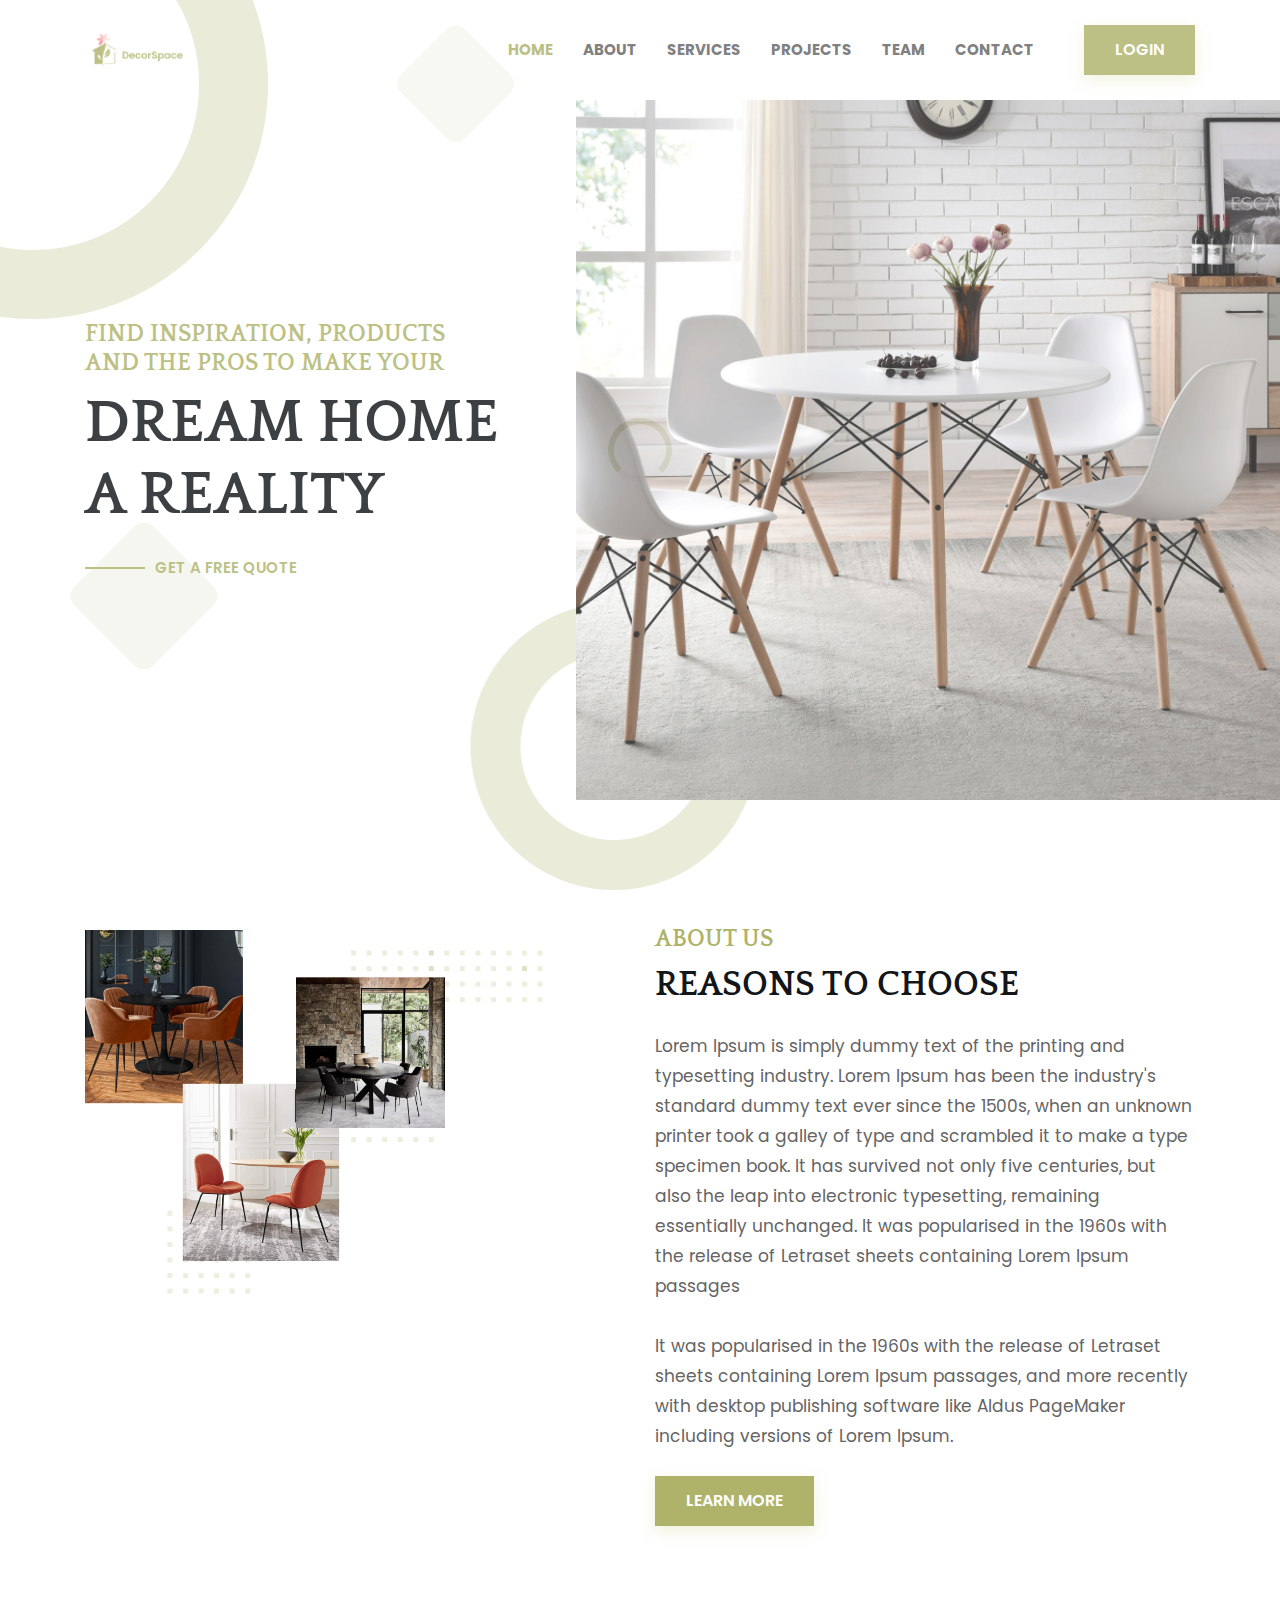
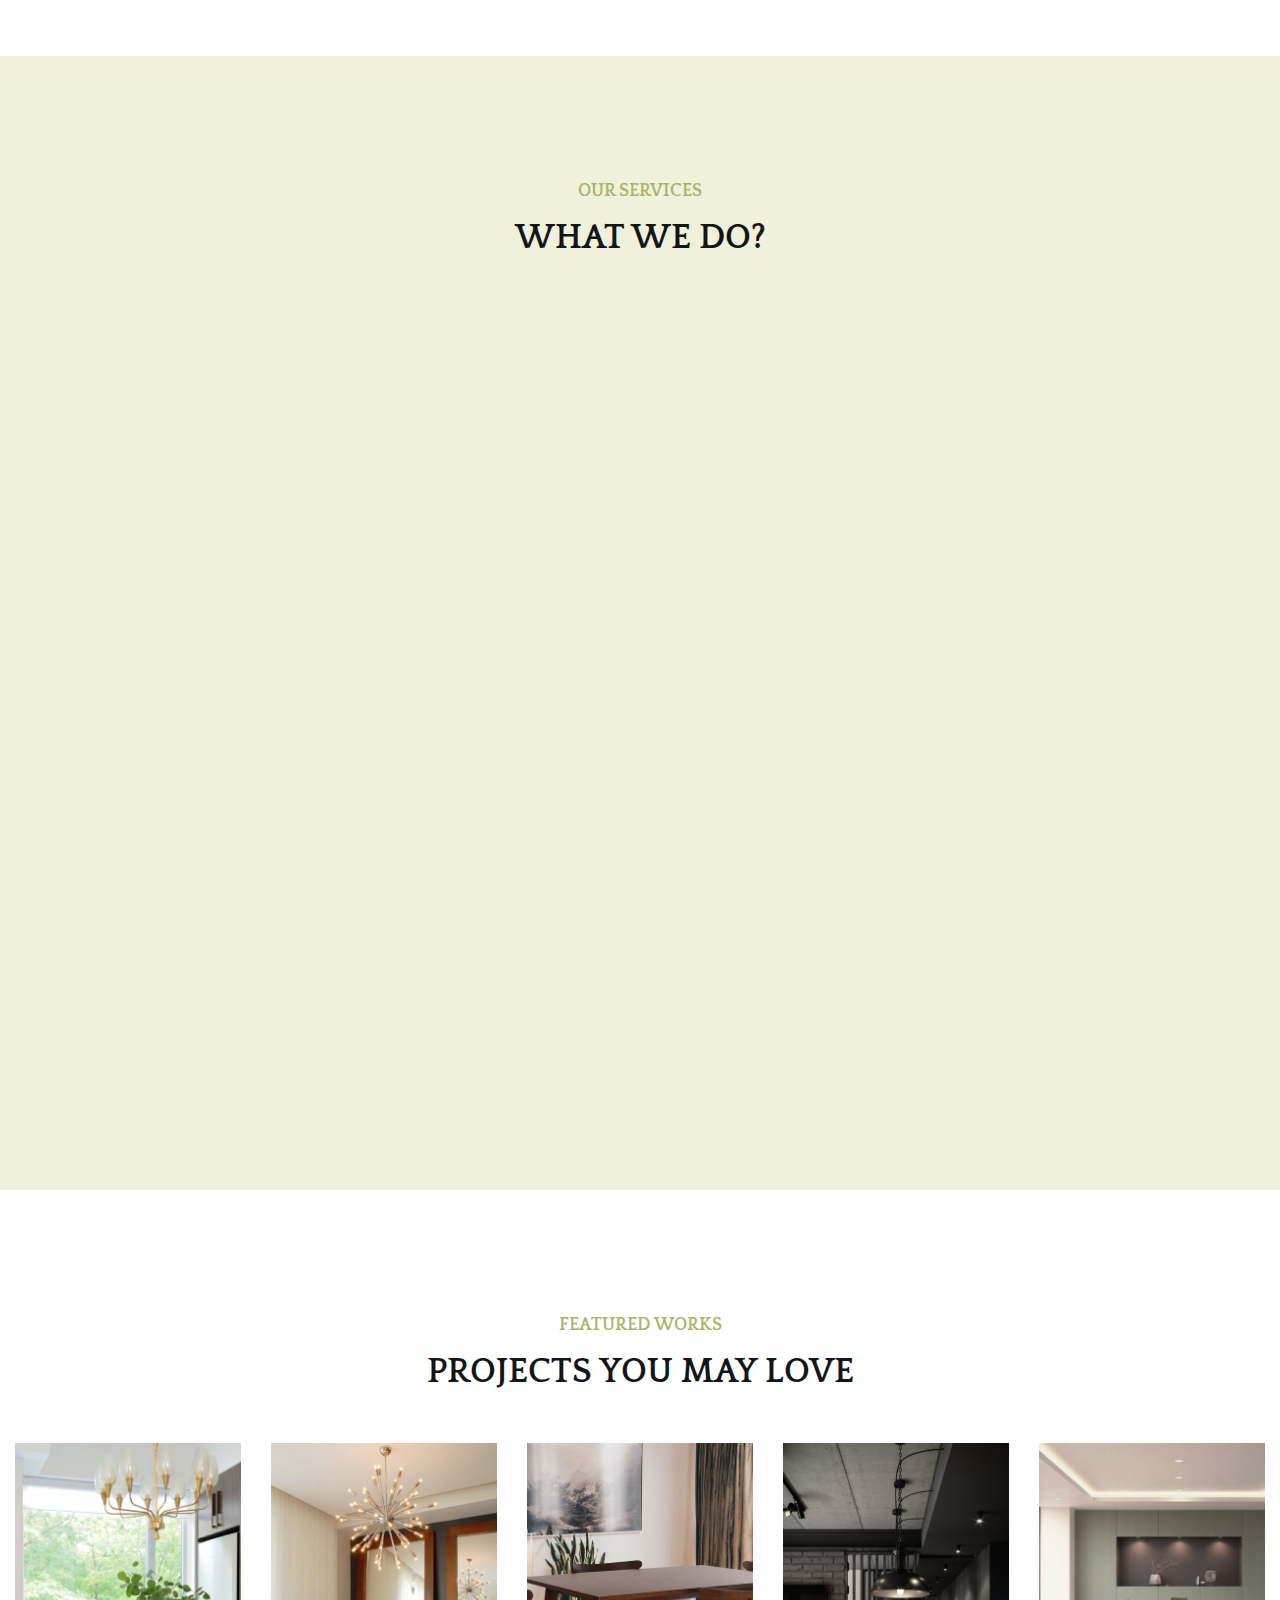
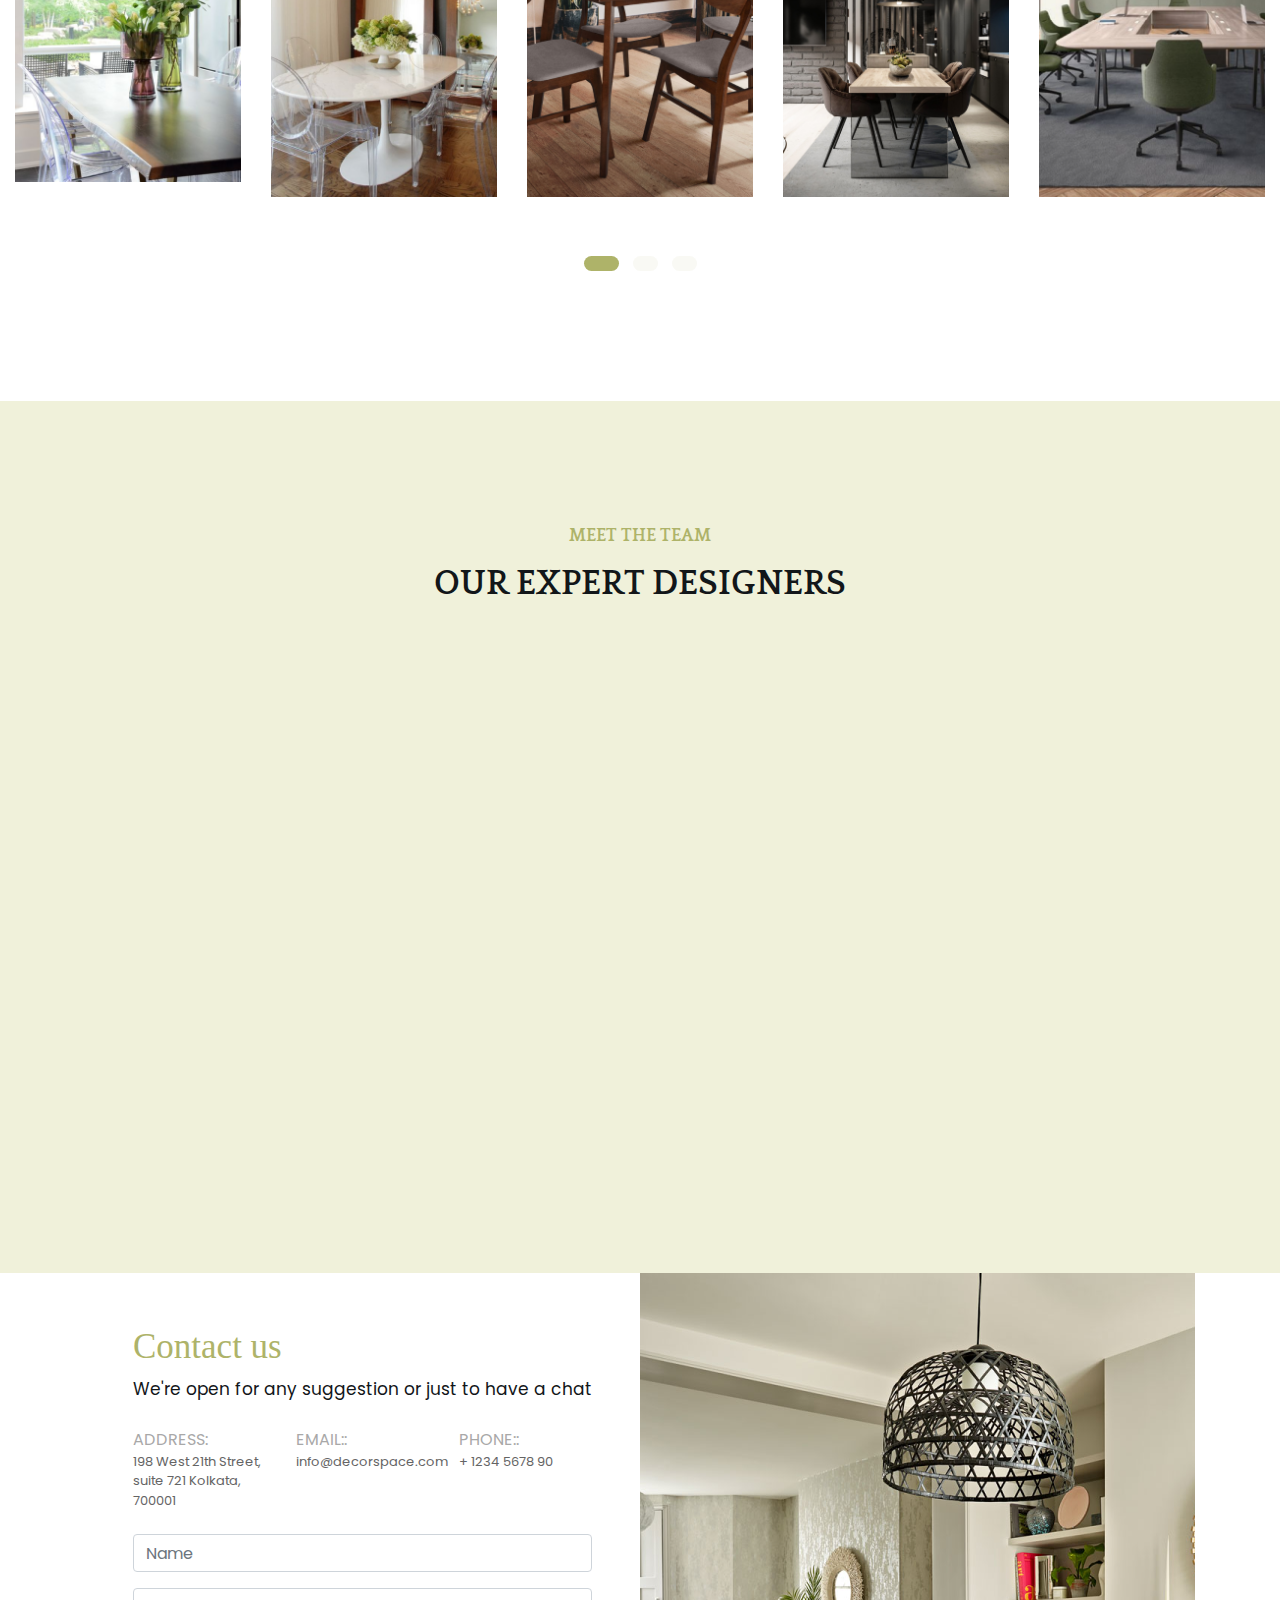
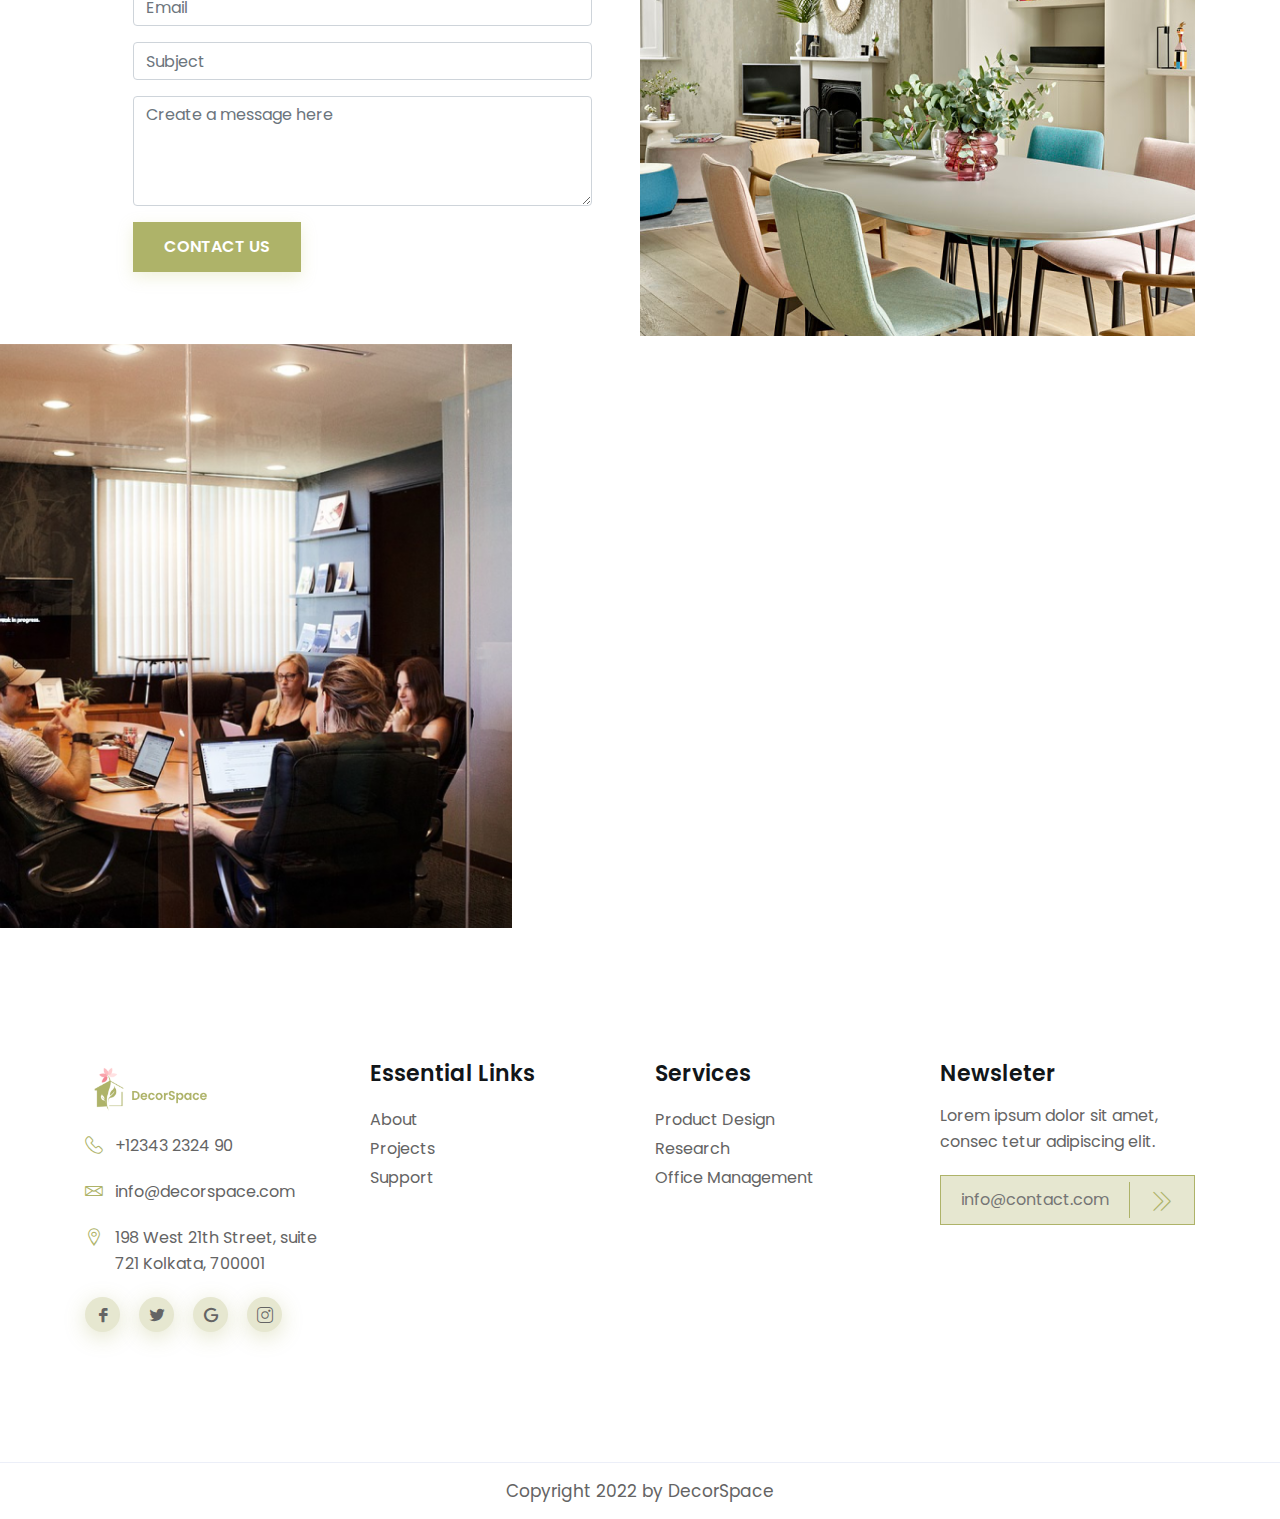
<file: index.html>
<!DOCTYPE html>
<html lang="en">

<head>

    <!--====== Required meta tags ======-->
    <meta charset="utf-8">
    <meta http-equiv="x-ua-compatible" content="ie=edge">
    <meta name="description" content="">
    <meta name="viewport" content="width=device-width, initial-scale=1, shrink-to-fit=no">

    <!--====== Title ======-->
    <title>Decorspace - Interior Design and Architecture</title>

    <!--====== Favicon Icon ======-->
    <link rel="shortcut icon" href="assets/images/favicon.png" type="image/png">

    <!--====== Bootstrap css ======-->
    <link rel="stylesheet" href="assets/css/bootstrap.min.css">

    <!--====== Fontawesome css ======-->
    <link rel="stylesheet" href="assets/css/font-awesome.min.css">

    <!--====== Line Icons css ======-->
    <link rel="stylesheet" href="assets/css/LineIcons.css">

    <!--====== Animate css ======-->
    <link rel="stylesheet" href="assets/css/animate.css">

    <!--====== Aos css ======-->
    <link rel="stylesheet" href="assets/css/aos.css">

    <!--====== Slick css ======-->
    <link rel="stylesheet" href="assets/css/slick.css">

    <!--====== Default css ======-->
    <link rel="stylesheet" href="assets/css/default.css">

    <!--====== Style css ======-->
    <link rel="stylesheet" href="assets/css/style.css">


</head>

<body>

    <!--====== PRELOADER PART START ======-->

    <div class="preloader">
        <div class="loader_34">
            <div class="ytp-spinner">
                <div class="ytp-spinner-container">
                    <div class="ytp-spinner-rotator">
                        <div class="ytp-spinner-left">
                            <div class="ytp-spinner-circle"></div>
                        </div>
                        <div class="ytp-spinner-right">
                            <div class="ytp-spinner-circle"></div>
                        </div>
                    </div>
                </div>
            </div>
        </div>
    </div>

    <!--====== PRELOADER ENDS START ======-->

    <!--====== HEADER PART START ======-->

    <header id="home" class="header-area pt-100">

        <div class="shape header-shape-one">
            <img src="assets/images/banner/shape/Ellipse 1.png" alt="shape">
        </div> <!-- header shape one -->

        <div class="shape header-shape-tow animation-one">
            <img src="assets/images/banner/shape/Rectangle 2.png" alt="shape">
        </div> <!-- header shape tow -->

        <div class="shape header-shape-three animation-one">
            <img src="assets/images/banner/shape/Rectangle 3.png" alt="shape">
        </div> <!-- header shape three -->

        <div class="shape header-shape-fore">
            <img src="assets/images/banner/shape/Ellipse 4.png" alt="shape">
        </div> <!-- header shape three -->

        <div class="navigation-bar">
            <div class="container">
                <div class="row">
                    <div class="col-lg-12">
                        <nav class="navbar navbar-expand-lg">
                            <a class="navbar-brand" href="#">
                                <img src="assets/images/logo.png" alt="Logo">
                            </a>
                            <button class="navbar-toggler" type="button" data-toggle="collapse" data-target="#navbarSupportedContent" aria-controls="navbarSupportedContent" aria-expanded="false" aria-label="Toggle navigation">
                                <span class="toggler-icon"></span>
                                <span class="toggler-icon"></span>
                                <span class="toggler-icon"></span>
                            </button>

                            <div class="collapse navbar-collapse" id="navbarSupportedContent">
                                <ul id="nav" class="navbar-nav ml-auto">
                                    <li class="nav-item active">
                                        <a class="page-scroll" href="#home">Home</a>
                                    </li>
                                    <li class="nav-item">
                                        <a class="page-scroll" href="#about">About</a>
                                    </li>
                                    <li class="nav-item">
                                        <a class="page-scroll" href="#service">Services</a>
                                    </li>
                                    <li class="nav-item">
                                        <a class="page-scroll" href="#project">Projects</a>
                                    </li>
                                    <li class="nav-item">
                                        <a class="page-scroll" href="#team">Team</a>
                                    </li>
                                    <li class="nav-item">
                                        <a class="page-scroll" href="#contact">Contact</a>
                                    </li>
                                </ul> <!-- navbar nav -->
                            </div>
                            <div class="navbar-btn ml-20 d-none d-sm-block">
                                <a class="main-btn" href="login.html">Login</a>
                            </div>
                        </nav> <!-- navbar -->
                    </div>
                </div> <!-- row -->
            </div> <!-- container -->
        </div> <!-- navigation bar -->

        <div class="header-banner d-flex align-items-center">
            <div class="container">
                <div class="row">
                    <div class="col-xl-8 col-lg-9 col-sm-10">
                        <div class="banner-content">
                            <h4 class="sub-title wow fadeInUp" data-wow-duration="1.5s" data-wow-delay="1s">Find inspiration, products<br> and the pros to make your </h4>
                            <h1 class="banner-title mt-10 wow fadeInUp" data-wow-duration="1.5s" data-wow-delay="2s">DREAM HOME<br> A REALITY</h1>
                            <a class="banner-contact mt-25 wow fadeInUp" data-wow-duration="1.5s" data-wow-delay="2.3s" href="#contact">Get a Free Quote</a>
                        </div> <!-- banner content -->
                    </div>
                </div> <!-- row -->
            </div> <!-- container -->
            <div class="banner-image bg_cover" style="background-image: url(assets/images/banner/Home.png)"></div>
        </div> <!-- header banner -->

    </header>

    <!--====== HEADER PART ENDS ======-->

    <!--====== ABOUT PART START ======-->

    <section id="about" class="about-area pt-80 pb-130">
        <div class="container">
            <div class="row">
                <div class="col-lg-6">
                    <div class="about-image mt-50 clearfix">
                        <div class="single-image float-left">
                            <img src="assets/images/about/About Us.png" alt="About">
                        </div> <!-- single image -->
                        <div data-aos="fade-right" class="about-btn">
                            <a class="main-btn" href="#"><span>10</span> Years Experience</a>
                        </div>
                    </div> <!-- about image -->
                </div>
                <div class="col-lg-6">
                    <div class="about-content mt-45">
                        <h4 class="about-welcome">About Us </h4>
                        <h3 class="about-title mt-10">Reasons to choose</h3>
                        <p class="mt-25">Lorem Ipsum is simply dummy text of the printing and typesetting industry. Lorem Ipsum has been the industry's standard dummy text ever since the 1500s, when an unknown printer took a galley of type and scrambled it to make a type specimen book. It has survived not only five centuries, but also the leap into electronic typesetting, remaining essentially unchanged. It was popularised in the 1960s with the release of Letraset sheets containing Lorem Ipsum passages
                            <br> <br>It was popularised in the 1960s with the release of Letraset sheets containing Lorem Ipsum passages, and more recently with desktop publishing software like Aldus PageMaker including versions of Lorem Ipsum.</p>
                        <a class="main-btn mt-25" href="#">learn more</a>
                    </div> <!-- about content -->
                </div>
            </div> <!-- row -->
        </div> <!-- container -->
    </section>

    <!--====== ABOUT PART ENDS ======-->

    <!--====== SERVICES PART START ======-->

    <section id="service" class="services-area pt-125 pb-130 gray-bg">
        <div class="container">
            <div class="row justify-content-center">
                <div class="col-lg-6">
                    <div class="section-title text-center pb-20">
                        <h5 class="sub-title mb-15">Our Services</h5>
                        <h2 class="title">What We Do?</h2>
                    </div> <!-- section title -->
                </div>
            </div> <!-- row -->
            <div class="row justify-content-center">
                <div class="col-lg-4 col-md-6 col-sm-8">
                    <div class="single-services text-center mt-30 wow fadeInUp" data-wow-duration="1.5s" data-wow-delay="0.4s">
                        <div class="services-icon">
                            <img src="assets/images/logo.png" alt="Logo">
                        </div>
                        <div class="services-content mt-15">
                            <h4 class="services-title">Decorspace</h4>
                            <p class="mt-20">Mauris aliquam, turpis sed mattis placerat, justo risus pellentesque quam, id finibus risus arcu eget neque.</p>
                        </div>
                    </div> <!-- single services -->
                </div>
                <div class="col-lg-4 col-md-6 col-sm-8">
                    <div class="single-services text-center mt-30 wow fadeInUp" data-wow-duration="1.5s" data-wow-delay="0.8s">
                        <div class="services-icon">
                            <i class="lni-blackboard"></i>
                        </div>
                        <div class="services-content mt-15">
                            <h4 class="services-title">Design Consultancy</h4>
                            <p class="mt-20">Mauris aliquam, turpis sed mattis placerat, justo risus pellentesque quam, id finibus risus arcu eget neque.</p>
                        </div>
                    </div> <!-- single services -->
                </div>
                <div class="col-lg-4 col-md-6 col-sm-8">
                    <div class="single-services text-center mt-30 wow fadeInUp" data-wow-duration="1.5s" data-wow-delay="1.2s">
                        <div class="services-icon">
                            <i class="lni-home"></i>
                        </div>
                        <div class="services-content mt-15">
                            <h4 class="services-title">Residential Design</h4>
                            <p class="mt-20">Mauris aliquam, turpis sed mattis placerat, justo risus pellentesque quam, id finibus risus arcu eget neque.</p>
                        </div>
                    </div> <!-- single services -->
                </div>
                <div class="col-lg-4 col-md-6 col-sm-8">
                    <div class="single-services text-center mt-30 wow fadeInUp" data-wow-duration="1.5s" data-wow-delay="0.4s">
                        <div class="services-icon">
                            <i class="lni-briefcase"></i>
                        </div>
                        <div class="services-content mt-15">
                            <h4 class="services-title">Commercial Design</h4>
                            <p class="mt-20">Mauris aliquam, turpis sed mattis placerat, justo risus pellentesque quam, id finibus risus arcu eget neque.</p>
                        </div>
                    </div> <!-- single services -->
                </div>
                <div class="col-lg-4 col-md-6 col-sm-8">
                    <div class="single-services text-center mt-30 wow fadeInUp" data-wow-duration="1.5s" data-wow-delay="0.8s">
                        <div class="services-icon">
                            <i class="lni-handshake"></i>
                        </div>
                        <div class="services-content mt-15">
                            <h4 class="services-title">Hospitality Design</h4>
                            <p class="mt-20">Mauris aliquam, turpis sed mattis placerat, justo risus pellentesque quam, id finibus risus arcu eget neque.</p>
                        </div>
                    </div> <!-- single services -->
                </div>
                <div class="col-lg-4 col-md-6 col-sm-8">
                    <div class="single-services text-center mt-30 wow fadeInUp" data-wow-duration="1.5s" data-wow-delay="1.2s">
                        <div class="services-icon">
                            <i class="lni-grow"></i>
                        </div>
                        <div class="services-content mt-15">
                            <h4 class="services-title">Co-working Space Design</h4>
                            <p class="mt-20">Mauris aliquam, turpis sed mattis placerat, justo risus pellentesque quam, id finibus risus arcu eget neque.</p>
                        </div>
                    </div> <!-- single services -->
                </div>
            </div> <!-- row -->
        </div> <!-- container -->
    </section>

    <!--====== SERVICES PART ENDS ======-->

    <!--====== PROJECT PART START ======-->

    <section id="project" class="project-area pt-125 pb-130">
        <div class="container">
            <div class="row justify-content-center">
                <div class="col-lg-6">
                    <div class="section-title text-center pb-50">
                        <h5 class="sub-title mb-15">Featured Works</h5>
                        <h2 class="title">Projects You May Love</h2>
                    </div> <!-- section title -->
                </div>
            </div> <!-- row -->
        </div>
        <div class="container-fluid">
            <div class="row project-active">
                <div class="col-lg-4">
                    <div class="single-project">
                        <div class="project-image">
                            <img src="assets/images/project/Project_1.png" alt="Project">
                        </div>
                        <div class="project-content">
                            <a class="project-title" href="#">Home Interior Design</a>
                        </div>
                    </div>
                </div>
                <div class="col-lg-4">
                    <div class="single-project">
                        <div class="project-image">
                            <img src="assets/images/project/Project_2.png" alt="Project">
                        </div>
                        <div class="project-content">
                            <a class="project-title" href="#">Home Interior Design</a>
                        </div>
                    </div>
                </div>
                <div class="col-lg-4">
                    <div class="single-project">
                        <div class="project-image">
                            <img src="assets/images/project/Project_3.png" alt="Project">
                        </div>
                        <div class="project-content">
                            <a class="project-title" href="#">Home Interior Design</a>
                        </div>
                    </div>
                </div>
                <div class="col-lg-4">
                    <div class="single-project">
                        <div class="project-image">
                            <img src="assets/images/project/Project_4.png" alt="Project">
                        </div>
                        <div class="project-content">
                            <a class="project-title" href="#">Home Interior Design</a>
                        </div>
                    </div>
                </div>
                <div class="col-lg-4">
                    <div class="single-project">
                        <div class="project-image">
                            <img src="assets/images/project/Project_5.png" alt="Project">
                        </div>
                        <div class="project-content">
                            <a class="project-title" href="#">Home Interior Design</a>
                        </div>
                    </div>
                </div>
                <div class="col-lg-4">
                    <div class="single-project">
                        <div class="project-image">
                            <img src="assets/images/project/Project_2.png" alt="Project">
                        </div>
                        <div class="project-content">
                            <a class="project-title" href="#">Home Interior Design</a>
                        </div>
                    </div>
                </div>
                <div class="col-lg-4">
                    <div class="single-project">
                        <div class="project-image">
                            <img src="assets/images/project/Project_4.png" alt="Project">
                        </div>
                        <div class="project-content">
                            <a class="project-title" href="#">Home Interior Design</a>
                        </div>
                    </div>
                </div>
            </div>
        </div>
    </section>

    <!--====== PROJECT PART ENDS ======-->

    <!--====== TEAM PART START ======-->

    <section id="team" class="team-area pt-125 pb-130 gray-bg">
        <div class="container">
            <div class="row justify-content-center">
                <div class="col-lg-6">
                    <div class="section-title text-center pb-20">
                        <h5 class="sub-title mb-15">Meet The Team</h5>
                        <h2 class="title">Our Expert Designers</h2>
                    </div> <!-- section title -->
                </div>
            </div> <!-- row -->
            <div class="row">
                <div class="col-lg-3 col-md-6 col-sm-6">
                    <div class="single-team text-center mt-30 wow fadeInUp" data-wow-duration="1.5s" data-wow-delay="0.4s">
                        <div class="team-image">
                            <img src="assets/images/team/TEAM_1.png" alt="Team">
                        </div>
                        <div class="team-content">
                            <h4 class="team-name"><a href="#">Daniel Larry</a></h4>
                            <span class="sub-title">CEO & Founder</span>
                            <ul class="social mt-25">
                                <li><a href="#"><i class="lni-facebook-filled"></i></a></li>
                                <li><a href="#"><i class="lni-twitter-original"></i></a></li>
                                <li><a href="#"><i class="lni-linkedin-original"></i></a></li>
                            </ul>
                        </div>
                    </div> <!-- single team -->
                </div>
                <div class="col-lg-3 col-md-6 col-sm-6">
                    <div class="single-team text-center mt-30 wow fadeInUp" data-wow-duration="1.5s" data-wow-delay="0.8s">
                        <div class="team-image">
                            <img src="assets/images/team/TEAM_2.png" alt="Team">
                        </div>
                        <div class="team-content">
                            <h4 class="team-name"><a href="#">Julie Jos</a></h4>
                            <span class="sub-title">Chief Designer</span>
                            <ul class="social mt-25">
                                <li><a href="#"><i class="lni-facebook-filled"></i></a></li>
                                <li><a href="#"><i class="lni-twitter-original"></i></a></li>
                                <li><a href="#"><i class="lni-linkedin-original"></i></a></li>
                            </ul>
                        </div>
                    </div> <!-- single team -->
                </div>
                <div class="col-lg-3 col-md-6 col-sm-6">
                    <div class="single-team text-center mt-30 wow fadeInUp" data-wow-duration="1.5s" data-wow-delay="1.2s">
                        <div class="team-image">
                            <img src="assets/images/team/TEAM_3.png" alt="Team">
                        </div>
                        <div class="team-content">
                            <h4 class="team-name"><a href="#">Mike root</a></h4>
                            <span class="sub-title">Consultant</span>
                            <ul class="social mt-25">
                                <li><a href="#"><i class="lni-facebook-filled"></i></a></li>
                                <li><a href="#"><i class="lni-twitter-original"></i></a></li>
                                <li><a href="#"><i class="lni-linkedin-original"></i></a></li>
                            </ul>
                        </div>
                    </div> <!-- single team -->
                </div>
                <div class="col-lg-3 col-md-6 col-sm-6">
                    <div class="single-team text-center mt-30 wow fadeInUp" data-wow-duration="1.5s" data-wow-delay="1.6s">
                        <div class="team-image">
                            <img src="assets/images/team/TEAM_4.png" alt="Team">
                        </div>
                        <div class="team-content">
                            <h4 class="team-name"><a href="#">Alie Watson</a></h4>
                            <span class="sub-title">Intern</span>
                            <ul class="social mt-25">
                                <li><a href="#"><i class="lni-facebook-filled"></i></a></li>
                                <li><a href="#"><i class="lni-twitter-original"></i></a></li>
                                <li><a href="#"><i class="lni-linkedin-original"></i></a></li>
                            </ul>
                        </div>
                    </div> <!-- single team -->
                </div>
            </div> <!-- row -->
        </div> <!-- container -->
    </section>

    <!--====== TEAM PART ENDS ======-->

    <!--====== CONTACT PART START ======-->
    <section class="ftco-section">
		<div class="container">
			<div class="row justify-content-center">
				<div class="col-md-12">
					<div class="wrapper">
						<div class="row no-gutters">
							<div class="col-lg-6">
								<div class="contact-wrap w-100 p-md-5 p-4">
									<div class="contact-section">Contact us</div>
									<p class="mb-4 contact-info">We're open for any suggestion or just to have a chat</p>
									<div id="form-message-warning" class="mb-4"></div> 
									<div class="row mb-4">
										<div class="col-md-4">
											<div class="dbox w-100 d-flex align-items-start">
						        		<div class="text">
							            <p ><div class="contact-title"><span>ADDRESS:</span></div><div class="contact-title-info">198 West 21th Street, suite 721 Kolkata, 700001</div></p>
							          </div>
						          </div>
										</div>
										<div class="col-md-4">
											<div class="dbox w-100 d-flex align-items-start">
						        		<div class="text">
							            <p><div class="contact-title"><span>EMAIL::</span></div><div class="contact-title-info">info@decorspace.com</div></p>
							          </div>
						          </div>
										</div>
										<div class="col-md-4">
											<div class="dbox w-100 d-flex align-items-start">
						        		<div class="text">
							            <p><div class="contact-title"><span>PHONE::</span></div><div class="contact-title-info">+ 1234 5678 90</div></p>
							          </div>
						          </div>
										</div>
									</div>
									<form method="POST" id="contactForm" name="contactForm" class="contactForm">
										<div class="row">
											<div class="col-md-12">
												<div class="form-group">
													<input type="text" class="form-control" name="name" id="name" placeholder="Name">
												</div>
											</div>
											<div class="col-md-12"> 
												<div class="form-group">
													<input type="email" class="form-control" name="email" id="email" placeholder="Email">
												</div>
											</div>
											<div class="col-md-12">
												<div class="form-group">
													<input type="text" class="form-control" name="subject" id="subject" placeholder="Subject">
												</div>
											</div>
											<div class="col-md-12">
												<div class="form-group">
													<textarea name="message" class="form-control" id="message" cols="30" rows="4" placeholder="Create a message here"></textarea>
												</div>
											</div>
											<div class="col-md-12">
												<div class="form-group">
													<input type="submit" value="CONTACT US" class="main-btn">
													<div class="submitting"></div>
												</div>
											</div>
										</div>
									</form>
	
								</div>
							</div>
							<div class="col-lg-6 d-flex align-items-stretch">
								<div class="info-wrap w-100 p-5 img" style="background-image: url(assets/images/contact\ us.png);">
			          </div>
							</div>
						</div>
					</div>
				</div>
			</div>
		</div>
	</section>
    <!--====== CONTACT PART ENDS ======-->

    <!--====== MAP PART START ======-->

    <section id="map" class="map-area">
        <div class="mapouter">
            <div class="gmap_canvas">
                <iframe id="gmap_canvas" src="https://www.google.com/maps/embed?pb=!1m18!1m12!1m3!1d471220.5630409112!2d88.04953608529773!3d22.675752093263746!2m3!1f0!2f0!3f0!3m2!1i1024!2i768!4f13.1!3m3!1m2!1s0x39f882db4908f667%3A0x43e330e68f6c2cbc!2sKolkata%2C%20West%20Bengal!5e0!3m2!1sen!2sin!4v1645695258955!5m2!1sen!2sin" width="600" height="450" style="border:0;" allowfullscreen="" loading="lazy"></iframe></div>
        </div>
        <div class="map-bg bg_cover d-none d-lg-block" style="background-image: url(assets/images/map/Map.png)"></div>
    </section>

    <!--====== MAP PART ENDS ======-->

    <!--====== FOOTER PART START ======-->

    <footer id="footer" class="footer-area">
        <div class="footer-widget pt-80 pb-130">
            <div class="container">
                <div class="row">
                    <div class="col-lg-3 col-md-4 col-sm-8">
                        <div class="footer-logo mt-50">
                            <a href="#">
                                <img src="assets/images/logo.png" alt="Logo">
                            </a>
                            <ul class="footer-info">
                                <li>
                                    <div class="single-info">
                                        <div class="info-icon">
                                            <i class="lni-phone-handset"></i>
                                        </div>
                                        <div class="info-content">
                                            <p>+12343 2324 90</p>
                                        </div>
                                    </div> <!-- single info -->
                                </li>
                                <li>
                                    <div class="single-info">
                                        <div class="info-icon">
                                            <i class="lni-envelope"></i>
                                        </div>
                                        <div class="info-content">
                                            <p>info@decorspace.com</p>                                            </p>
                                        </div>
                                    </div> <!-- single info -->
                                </li>
                                <li>
                                    <div class="single-info">
                                        <div class="info-icon">
                                            <i class="lni lni-map-marker"></i>
                                        </div>
                                        <div class="info-content">
                                            <p>198 West 21th Street, suite 721 Kolkata, 700001</p>
                                        </div>
                                    </div> <!-- single info -->
                                </li>
                            </ul>
                            <ul class="footer-social mt-20">
                                <li><a href="#"><i class="lni-facebook-filled"></i></a></li>
                                <li><a href="#"><i class="lni-twitter-original"></i></a></li>
                                <li><a href="#"><i class="lni-google"></i></a></li>
                                <li><a href="#"><i class="lni-instagram"></i></a></li>
                            </ul>
                        </div> <!-- footer logo -->
                    </div>
                    <div class="col-lg-3 col-md-4 col-sm-6">
                        <div class="footer-link mt-45">
                            <div class="f-title">
                                <h4 class="title">Essential Links</h4>
                            </div>
                            <ul class="mt-15">
                                <li><a href="#">About</a></li>
                                <li><a href="#">Projects</a></li>
                                <li><a href="#">Support</a></li>
                            </ul>
                        </div>
                    </div>
                    <div class="col-lg-3 col-md-4 col-sm-6">
                        <div class="footer-link mt-45">
                            <div class="f-title">
                                <h4 class="title">Services</h4>
                            </div>
                            <ul class="mt-15">
                                <li><a href="#">Product Design</a></li>
                                <li><a href="#">Research</a></li>
                                <li><a href="#">Office Management</a></li>
                            </ul>
                        </div>
                    </div>
                    <div class="col-lg-3 col-md-5 col-sm-8">
                        <div class="footer-newsleter mt-45">
                            <div class="f-title">
                                <h4 class="title">Newsleter</h4>
                            </div>
                            <p class="mt-15">Lorem ipsum dolor sit amet, consec tetur adipiscing elit.</p>
                            <form action="#">
                                <div class="newsleter mt-20">
                                    <input type="email" placeholder="info@contact.com">
                                    <button><i class="lni-angle-double-right"></i></button>
                                </div>
                            </form>
                        </div>
                    </div>
                </div> <!-- row -->
            </div> <!-- container -->
        </div> <!-- footer widget -->
        <div class="copyright-area">
            <div class="container">
                <div class="row">
                    <div class="col-lg-12">
                        <div class="copyright text-center">
                            <p>Copyright 2022 by DecorSpace</p>
                        </div> <!-- copyright -->
                    </div>
                </div> <!-- row -->
            </div> <!-- container -->
        </div> <!-- copyright-area -->
    </footer>

    <!--====== FOOTER PART ENDS ======-->

    <!--====== BACK TO TOP PART START ======-->

    <a href="#" class="back-to-top"><i class="lni-chevron-up"></i></a>

    <!--====== BACK TO TOP PART ENDS ======-->

    <!--====== jquery js ======-->
    <script src="assets/js/vendor/modernizr-3.6.0.min.js"></script>
    <script src="assets/js/vendor/jquery-1.12.4.min.js"></script>

    <!--====== Bootstrap js ======-->
    <script src="assets/js/bootstrap.min.js"></script>

    <!--====== WOW js ======-->
    <script src="assets/js/wow.min.js"></script>

    <!--====== Slick js ======-->
    <script src="assets/js/slick.min.js"></script>

    <!--====== Scrolling Nav js ======-->
    <script src="assets/js/scrolling-nav.js"></script>
    <script src="assets/js/jquery.easing.min.js"></script>

    <!--====== Aos js ======-->
    <script src="assets/js/aos.js"></script>


    <!--====== Main js ======-->
    <script src="assets/js/main.js"></script>

</body>

</html>
</file>
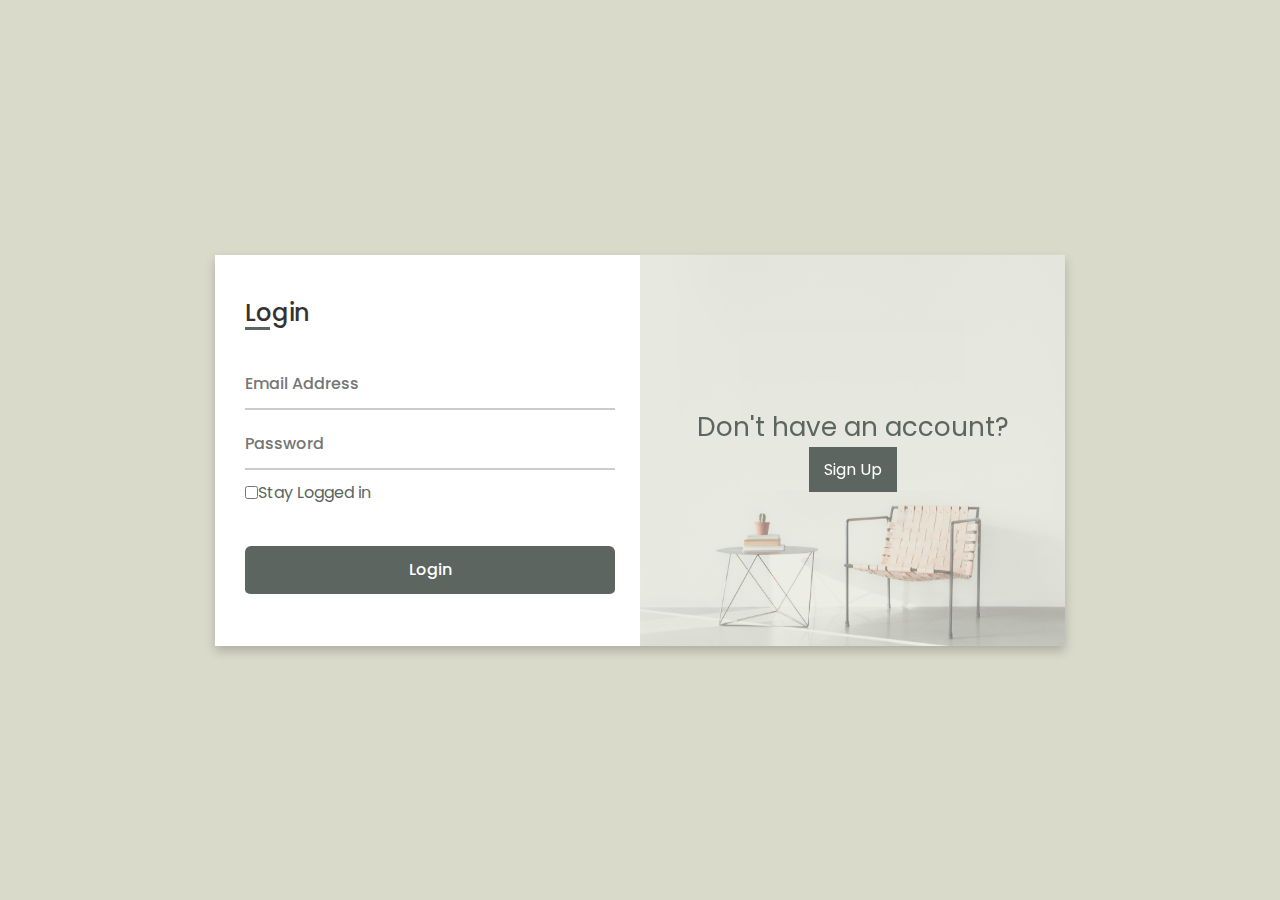
<file: login.html>
<!DOCTYPE html>

<html lang="en" dir="ltr">
  <head>
    <meta charset="UTF-8">

    <link rel="stylesheet" href="style_login.css">
    <!-- Fontawesome CDN Link -->
    <link rel="stylesheet" href="https://cdnjs.cloudflare.com/ajax/libs/font-awesome/5.15.3/css/all.min.css">
    <meta name="viewport" content="width=device-width, initial-scale=1.0">
   </head>
<body>
  <div class="container">
    <input type="checkbox" id="flip">
    <div class="cover">
      <div class="front">
        <img src="Login.png" alt="">
        <div class="text">
          <span class="text-1">Don't have an account?</span>
          <div class="input-box">
           <a href="signup.html"> <button class="signup"> Sign Up </button> </a>
          </div>
        </div>
      </div>
    </div>
    <div class="forms">
        <div class="form-content">
          <div class="login-form">
            <div class="title">Login</div>
          <form action="#">
            <div class="input-boxes">
              <div class="input-box">
                <input type="text" placeholder="Email Address" required>
              </div>
              <div class="input-box">
                <input type="password" placeholder="Password" required>
              </div>
              <label class="checkbox" for="mycheckboxid">
                <input class="checkbox_input" type="checkbox" name="mycheckboxname" id="mycheckboxid">
                <div class="check_box"></div>
                Stay Logged in
              </label>
              <div class="button input-box">
                <input type="submit" value="Login">
              </div>
            </div>
        </form>
      </div>
    </div>
    </div>
    </div>
  </div>
</body>
</html>
</file>
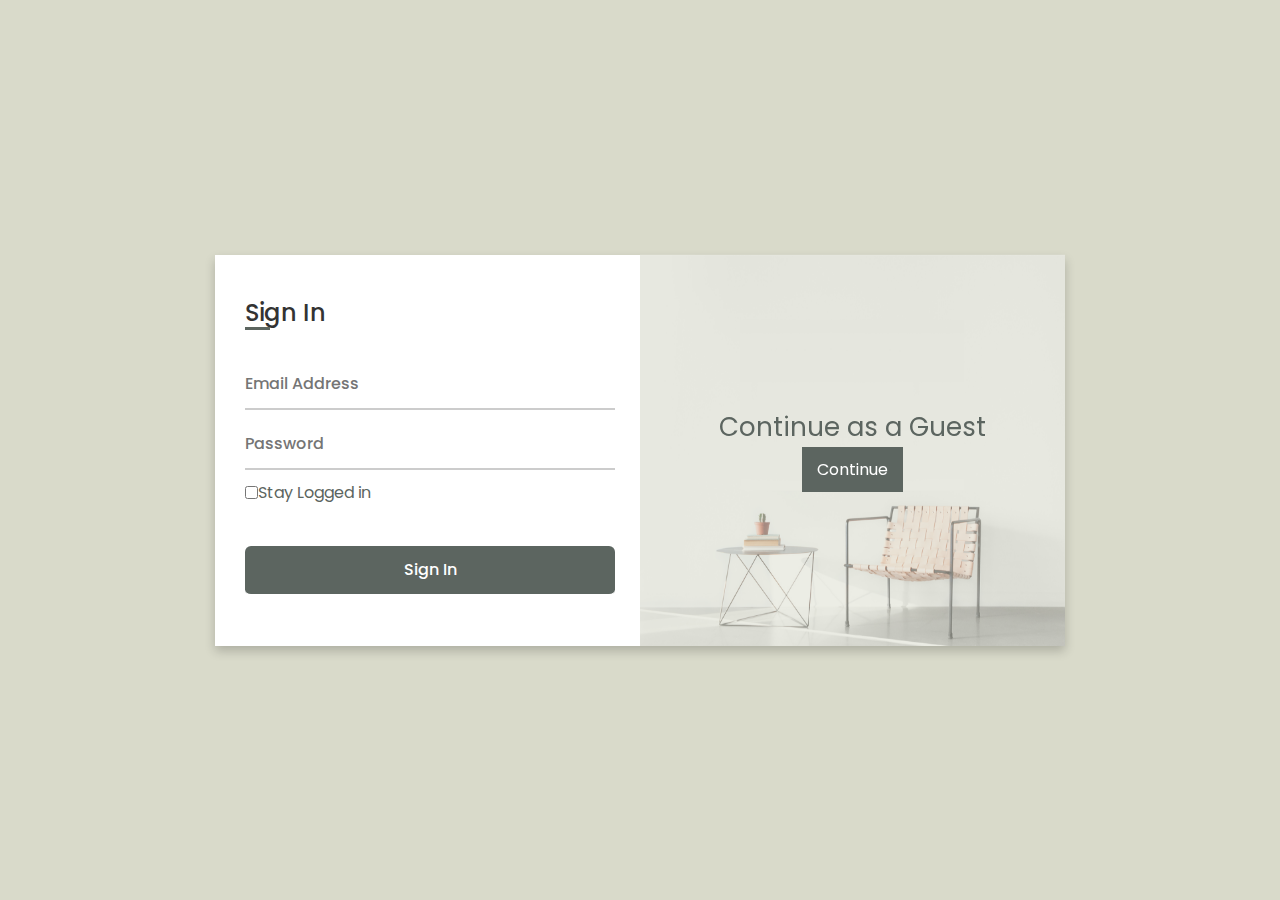
<file: signup.html>
<!DOCTYPE html>

<html lang="en" dir="ltr">
  <head>
    <meta charset="UTF-8">

    <link rel="stylesheet" href="style_login.css">
    <!-- Fontawesome CDN Link -->
    <link rel="stylesheet" href="https://cdnjs.cloudflare.com/ajax/libs/font-awesome/5.15.3/css/all.min.css">
    <meta name="viewport" content="width=device-width, initial-scale=1.0">
   </head>
<body>
  <div class="container">
    <input type="checkbox" id="flip">
    <div class="cover">
      <div class="front">
        <img src="Login.png" alt="">
        <div class="text">
          <span class="text-1">Continue as a Guest</span>
          <div class="input-box">
           <a href="index.html"> <button class="signup"> Continue </button> </a>
          </div>
        </div>
      </div>
    </div>
    <div class="forms">
        <div class="form-content">
          <div class="login-form">
            <div class="title">Sign In</div>
          <form action="#">
            <div class="input-boxes">
              <div class="input-box">
                <input type="text" placeholder="Email Address" required>
              </div>
              <div class="input-box">
                <input type="password" placeholder="Password" required>
              </div>
              <label class="checkbox" for="mycheckboxid">
                <input class="checkbox_input" type="checkbox" name="mycheckboxname" id="mycheckboxid">
                <div class="check_box"></div>
                Stay Logged in
              </label>
              <div class="button input-box">
                <input type="submit" value="Sign In">
              </div>
            </div>
        </form>
      </div>
    </div>
    </div>
    </div>
  </div>
</body>
</html>
</file>
<file: assets/css/default.css>
/* Deafult Margin & Padding */
/*-- Margin Top --*/
.mt-5 {
	margin-top: 5px;
}
.mt-10 {
	margin-top: 10px;
}
.mt-15 {
	margin-top: 15px;
}
.mt-20 {
	margin-top: 20px;
}
.mt-25 {
	margin-top: 25px;
}
.mt-30 {
	margin-top: 30px;
}
.mt-35 {
	margin-top: 35px;
}
.mt-40 {
	margin-top: 40px;
}
.mt-45 {
	margin-top: 45px;
}
.mt-50 {
	margin-top: 50px;
}
.mt-55 {
	margin-top: 55px;
}
.mt-60 {
	margin-top: 60px;
}
.mt-65 {
	margin-top: 65px;
}
.mt-70 {
	margin-top: 70px;
}
.mt-75 {
	margin-top: 75px;
}
.mt-80 {
	margin-top: 80px;
}
.mt-85 {
	margin-top: 85px;
}
.mt-90 {
	margin-top: 90px;
}
.mt-95 {
	margin-top: 95px;
}
.mt-100 {
	margin-top: 100px;
}
.mt-105 {
	margin-top: 105px;
}
.mt-110 {
	margin-top: 110px;
}
.mt-115 {
	margin-top: 115px;
}
.mt-120 {
	margin-top: 120px;
}
.mt-125 {
	margin-top: 125px;
}
.mt-130 {
	margin-top: 130px;
}
.mt-135 {
	margin-top: 135px;
}
.mt-140 {
	margin-top: 140px;
}
.mt-145 {
	margin-top: 145px;
}
.mt-150 {
	margin-top: 150px;
}
.mt-155 {
	margin-top: 155px;
}
.mt-160 {
	margin-top: 160px;
}
.mt-165 {
	margin-top: 165px;
}
.mt-170 {
	margin-top: 170px;
}
.mt-175 {
	margin-top: 175px;
}
.mt-180 {
	margin-top: 180px;
}
.mt-185 {
	margin-top: 185px;
}
.mt-190 {
	margin-top: 190px;
}
.mt-195 {
	margin-top: 195px;
}
.mt-200 {
	margin-top: 200px;
}
/*-- Margin Bottom --*/

.mb-5 {
	margin-bottom: 5px;
}
.mb-10 {
	margin-bottom: 10px;
}
.mb-15 {
	margin-bottom: 15px;
}
.mb-20 {
	margin-bottom: 20px;
}
.mb-25 {
	margin-bottom: 25px;
}
.mb-30 {
	margin-bottom: 30px;
}
.mb-35 {
	margin-bottom: 35px;
}
.mb-40 {
	margin-bottom: 40px;
}
.mb-45 {
	margin-bottom: 45px;
}
.mb-50 {
	margin-bottom: 50px;
}
.mb-55 {
	margin-bottom: 55px;
}
.mb-60 {
	margin-bottom: 60px;
}
.mb-65 {
	margin-bottom: 65px;
}
.mb-70 {
	margin-bottom: 70px;
}
.mb-75 {
	margin-bottom: 75px;
}
.mb-80 {
	margin-bottom: 80px;
}
.mb-85 {
	margin-bottom: 85px;
}
.mb-90 {
	margin-bottom: 90px;
}
.mb-95 {
	margin-bottom: 95px;
}
.mb-100 {
	margin-bottom: 100px;
}
.mb-105 {
	margin-bottom: 105px;
}
.mb-110 {
	margin-bottom: 110px;
}
.mb-115 {
	margin-bottom: 115px;
}
.mb-120 {
	margin-bottom: 120px;
}
.mb-125 {
	margin-bottom: 125px;
}
.mb-130 {
	margin-bottom: 130px;
}
.mb-135 {
	margin-bottom: 135px;
}
.mb-140 {
	margin-bottom: 140px;
}
.mb-145 {
	margin-bottom: 145px;
}
.mb-150 {
	margin-bottom: 150px;
}
.mb-155 {
	margin-bottom: 155px;
}
.mb-160 {
	margin-bottom: 160px;
}
.mb-165 {
	margin-bottom: 165px;
}
.mb-170 {
	margin-bottom: 170px;
}
.mb-175 {
	margin-bottom: 175px;
}
.mb-180 {
	margin-bottom: 180px;
}
.mb-185 {
	margin-bottom: 185px;
}
.mb-190 {
	margin-bottom: 190px;
}
.mb-195 {
	margin-bottom: 195px;
}
.mb-200 {
	margin-bottom: 200px;
}
/*-- margin left --*/
.ml-5 {
	margin-left: 5px;
}
.ml-10 {
	margin-left: 10px;
}
.ml-15 {
	margin-left: 15px;
}
.ml-20 {
	margin-left: 20px;
}
.ml-25 {
	margin-left: 25px;
}
.ml-30 {
	margin-left: 30px;
}
.ml-35 {
	margin-left: 35px;
}
.ml-40 {
	margin-left: 40px;
}
.ml-45 {
	margin-left: 45px;
}
.ml-50 {
	margin-left: 50px;
}
.ml-55 {
	margin-left: 55px;
}
.ml-60 {
	margin-left: 60px;
}
.ml-65 {
	margin-left: 65px;
}
.ml-70 {
	margin-left: 70px;
}
.ml-75 {
	margin-left: 75px;
}
.ml-80 {
	margin-left: 80px;
}
.ml-85 {
	margin-left: 85px;
}
.ml-90 {
	margin-left: 90px;
}
.ml-95 {
	margin-left: 95px;
}
.ml-100 {
	margin-left: 100px;
}
.ml-105 {
	margin-left: 105px;
}
.ml-110 {
	margin-left: 110px;
}
.ml-115 {
	margin-left: 115px;
}
.ml-120 {
	margin-left: 120px;
}
.ml-125 {
	margin-left: 125px;
}
.ml-130 {
	margin-left: 130px;
}
.ml-135 {
	margin-left: 135px;
}
.ml-140 {
	margin-left: 140px;
}
.ml-145 {
	margin-left: 145px;
}
.ml-150 {
	margin-left: 150px;
}
.ml-155 {
	margin-left: 155px;
}
.ml-160 {
	margin-left: 160px;
}
.ml-165 {
	margin-left: 165px;
}
.ml-170 {
	margin-left: 170px;
}
.ml-175 {
	margin-left: 175px;
}
.ml-180 {
	margin-left: 180px;
}
.ml-185 {
	margin-left: 185px;
}
.ml-190 {
	margin-left: 190px;
}
.ml-195 {
	margin-left: 195px;
}
.ml-200 {
	margin-left: 200px;
}
/*-- margin right --*/
.mr-5 {
	margin-right: 5px;
}
.mr-10 {
	margin-right: 10px;
}
.mr-15 {
	margin-right: 15px;
}
.mr-20 {
	margin-right: 20px;
}
.mr-25 {
	margin-right: 25px;
}
.mr-30 {
	margin-right: 30px;
}
.mr-35 {
	margin-right: 35px;
}
.mr-40 {
	margin-right: 40px;
}
.mr-45 {
	margin-right: 45px;
}
.mr-50 {
	margin-right: 50px;
}
.mr-55 {
	margin-right: 55px;
}
.mr-60 {
	margin-right: 60px;
}
.mr-65 {
	margin-right: 65px;
}
.mr-70 {
	margin-right: 70px;
}
.mr-75 {
	margin-right: 75px;
}
.mr-80 {
	margin-right: 80px;
}
.mr-85 {
	margin-right: 85px;
}
.mr-90 {
	margin-right: 90px;
}
.mr-95 {
	margin-right: 95px;
}
.mr-100 {
	margin-right: 100px;
}
.mr-105 {
	margin-right: 105px;
}
.mr-110 {
	margin-right: 110px;
}
.mr-115 {
	margin-right: 115px;
}
.mr-120 {
	margin-right: 120px;
}
.mr-125 {
	margin-right: 125px;
}
.mr-130 {
	margin-right: 130px;
}
.mr-135 {
	margin-right: 135px;
}
.mr-140 {
	margin-right: 140px;
}
.mr-145 {
	margin-right: 145px;
}
.mr-150 {
	margin-right: 150px;
}
.mr-155 {
	margin-right: 155px;
}
.mr-160 {
	margin-right: 160px;
}
.mr-165 {
	margin-right: 165px;
}
.mr-170 {
	margin-right: 170px;
}
.mr-175 {
	margin-right: 175px;
}
.mr-180 {
	margin-right: 180px;
}
.mr-185 {
	margin-right: 185px;
}
.mr-190 {
	margin-right: 190px;
}
.mr-195 {
	margin-right: 195px;
}
.mr-200 {
	margin-right: 200px;
}


/*-- Padding Top --*/

.pt-5 {
	padding-top: 5px;
}
.pt-10 {
	padding-top: 10px;
}
.pt-15 {
	padding-top: 15px;
}
.pt-20 {
	padding-top: 20px;
}
.pt-25 {
	padding-top: 25px;
}
.pt-30 {
	padding-top: 30px;
}
.pt-35 {
	padding-top: 35px;
}
.pt-40 {
	padding-top: 40px;
}
.pt-45 {
	padding-top: 45px;
}
.pt-50 {
	padding-top: 50px;
}
.pt-55 {
	padding-top: 55px;
}
.pt-60 {
	padding-top: 60px;
}
.pt-65 {
	padding-top: 65px;
}
.pt-70 {
	padding-top: 70px;
}
.pt-75 {
	padding-top: 75px;
}
.pt-80 {
	padding-top: 80px;
}
.pt-85 {
	padding-top: 85px;
}
.pt-90 {
	padding-top: 90px;
}
.pt-95 {
	padding-top: 95px;
}
.pt-100 {
	padding-top: 100px;
}
.pt-105 {
	padding-top: 105px;
}
.pt-110 {
	padding-top: 110px;
}
.pt-115 {
	padding-top: 115px;
}
.pt-120 {
	padding-top: 120px;
}
.pt-125 {
	padding-top: 125px;
}
.pt-130 {
	padding-top: 130px;
}
.pt-135 {
	padding-top: 135px;
}
.pt-140 {
	padding-top: 140px;
}
.pt-145 {
	padding-top: 145px;
}
.pt-150 {
	padding-top: 150px;
}
.pt-155 {
	padding-top: 155px;
}
.pt-160 {
	padding-top: 160px;
}
.pt-165 {
	padding-top: 165px;
}
.pt-170 {
	padding-top: 170px;
}
.pt-175 {
	padding-top: 175px;
}
.pt-180 {
	padding-top: 180px;
}
.pt-185 {
	padding-top: 185px;
}
.pt-190 {
	padding-top: 190px;
}
.pt-195 {
	padding-top: 195px;
}
.pt-200 {
	padding-top: 200px;
}
/*-- Padding Bottom --*/

.pb-5 {
	padding-bottom: 5px;
}
.pb-10 {
	padding-bottom: 10px;
}
.pb-15 {
	padding-bottom: 15px;
}
.pb-20 {
	padding-bottom: 20px;
}
.pb-25 {
	padding-bottom: 25px;
}
.pb-30 {
	padding-bottom: 30px;
}
.pb-35 {
	padding-bottom: 35px;
}
.pb-40 {
	padding-bottom: 40px;
}
.pb-45 {
	padding-bottom: 45px;
}
.pb-50 {
	padding-bottom: 50px;
}
.pb-55 {
	padding-bottom: 55px;
}
.pb-60 {
	padding-bottom: 60px;
}
.pb-65 {
	padding-bottom: 65px;
}
.pb-70 {
	padding-bottom: 70px;
}
.pb-75 {
	padding-bottom: 75px;
}
.pb-80 {
	padding-bottom: 80px;
}
.pb-85 {
	padding-bottom: 85px;
}
.pb-90 {
	padding-bottom: 90px;
}
.pb-95 {
	padding-bottom: 95px;
}
.pb-100 {
	padding-bottom: 100px;
}
.pb-105 {
	padding-bottom: 105px;
}
.pb-110 {
	padding-bottom: 110px;
}
.pb-115 {
	padding-bottom: 115px;
}
.pb-120 {
	padding-bottom: 120px;
}
.pb-125 {
	padding-bottom: 125px;
}
.pb-130 {
	padding-bottom: 130px;
}
.pb-135 {
	padding-bottom: 135px;
}
.pb-140 {
	padding-bottom: 140px;
}
.pb-145 {
	padding-bottom: 145px;
}
.pb-150 {
	padding-bottom: 150px;
}
.pb-155 {
	padding-bottom: 155px;
}
.pb-160 {
	padding-bottom: 160px;
}
.pb-165 {
	padding-bottom: 165px;
}
.pb-170 {
	padding-bottom: 170px;
}
.pb-175 {
	padding-bottom: 175px;
}
.pb-180 {
	padding-bottom: 180px;
}
.pb-185 {
	padding-bottom: 185px;
}
.pb-190 {
	padding-bottom: 190px;
}
.pb-195 {
	padding-bottom: 195px;
}
.pb-200 {
	padding-bottom: 200px;
}

/*-- Padding left --*/

.pl-0 {
	padding-left: 0px;
}
.pl-5 {
	padding-left: 5px;
}
.pl-10 {
	padding-left: 10px;
}
.pl-15 {
	padding-left: 15px;
}
.pl-20 {
	padding-left: 20px;
}
.pl-25 {
	padding-left: 25px;
}
.pl-30 {
	padding-left: 30px;
}
.pl-35 {
	padding-left: 35px;
}
.pl-40 {
	padding-left: 40px;
}
.pl-45 {
	padding-left: 45px;
}
.pl-50 {
	padding-left: 50px;
}
.pl-55 {
	padding-left: 55px;
}
.pl-60 {
	padding-left: 60px;
}
.pl-65 {
	padding-left: 65px;
}
.pl-70 {
	padding-left: 70px;
}
.pl-75 {
	padding-left: 75px;
}
.pl-80 {
	padding-left: 80px;
}
.pl-85 {
	padding-left: 85px;
}
.pl-90 {
	padding-left: 90px;
}
.pl-100 {
	padding-left: 100px;
}
.pl-105 {
	padding-left: 105px;
}
.pl-110 {
	padding-left: 110px;
}
.pl-115 {
	padding-left: 115px;
}
.pl-120 {
	padding-left: 120px;
}
.pl-125 {
	padding-left: 125px;
}
/*-- Padding right --*/

.pr-0 {
	padding-right: 0px;
}
.pr-5 {
	padding-right: 5px;
}
.pr-10 {
	padding-right: 10px;
}
.pr-15 {
	padding-right: 15px;
}
.pr-20 {
	padding-right: 20px;
}
.pr-25 {
	padding-right: 25px;
}
.pr-30 {
	padding-right: 30px;
}
.pr-35 {
	padding-right: 35px;
}
.pr-40 {
	padding-right: 40px;
}
.pr-45 {
	padding-right: 45px;
}
.pr-50 {
	padding-right: 50px;
}
.pr-55 {
	padding-right: 55px;
}
.pr-60 {
	padding-right: 60px;
}
.pr-65 {
	padding-right: 65px;
}
.pr-70 {
	padding-right: 70px;
}
.pr-75 {
	padding-right: 75px;
}
.pr-80 {
	padding-right: 80px;
}
.pr-85 {
	padding-right: 85px;
}
.pr-90 {
	padding-right: 90px;
}
.pr-95 {
	padding-right: 95px;
}
.pr-100 {
	padding-right: 100px;
}
.pr-105 {
	padding-right: 105px;
}
/* Background Color */

.gray-bg {
	background: rgba(196, 201, 106, 0.25);
}
.white-bg {
	background: #fff;
}
.black-bg {
	background: #222;
}
/* Color */

.white {
	color: #fff;
}
.black {
	color: #222;
}
/* black overlay */

[data-overlay] {
	position: relative;
}
[data-overlay]::before {
	background: #000 none repeat scroll 0 0;
	content: "";
	height: 100%;
	left: 0;
	position: absolute;
	top: 0;
	width: 100%;
	z-index: 1;
}
[data-overlay="3"]::before {
	opacity: 0.3;
}
[data-overlay="4"]::before {
	opacity: 0.4;
}
[data-overlay="5"]::before {
	opacity: 0.5;
}
[data-overlay="6"]::before {
	opacity: 0.6;
}
[data-overlay="7"]::before {
	opacity: 0.7;
}
[data-overlay="8"]::before {
	opacity: 0.8;
}
[data-overlay="9"]::before {
	opacity: 0.9;
}
</file>
<file: assets/css/style.css>
/*===========================
    1. COMMON css 
===========================*/
@import url("https://fonts.googleapis.com/css?family=Poppins:300,400,500,600,700|Quattrocento:400,700");
body {
  font-family: 'Poppins', sans-serif;
  font-weight: normal;
  font-style: normal;
  color: #646464; }

* {
  margin: 0;
  padding: 0;
  -webkit-box-sizing: border-box;
  -moz-box-sizing: border-box;
  box-sizing: border-box; }

img {
  max-width: 100%; }

a:focus,
input:focus,
textarea:focus,
button:focus {
  text-decoration: none;
  outline: none; }

a:focus,
a:hover {
  text-decoration: none; }

i,
span,
a {
  display: inline-block; }

h1,
h2,
h3,
h4,
h5,
h6 {
  font-family: 'Quattrocento', serif;
  font-weight: 700;
  color: #121619;
  margin: 0px; }

h1 {
  font-size: 60px; }

h2 {
  font-size: 36px; }

h3 {
  font-size: 28px; }

h4 {
  font-size: 22px; }

h5 {
  font-size: 18px; }

h6 {
  font-size: 16px; }

ul, ol {
  margin: 0px;
  padding: 0px;
  list-style-type: none; }

p {
  font-size: 17px;
  font-weight: 400;
  line-height: 30px;
  color: #646464;
  margin: 0px; }
  @media (max-width: 767px) {
    p {
      font-size: 16px; } }

.bg_cover {
  background-position: center center;
  background-size: cover;
  background-repeat: no-repeat;
  width: 100%;
  height: 100%; }

/*===== All Button Style =====*/
.main-btn {
  display: inline-block;
  font-weight: 600;
  text-align: center;
  white-space: nowrap;
  vertical-align: middle;
  -webkit-user-select: none;
  -moz-user-select: none;
  -ms-user-select: none;
  user-select: none;
  border: 1px solid #AEB369;
  padding: 0 30px;
  font-size: 16px;
  line-height: 48px;
  color: #fff;
  cursor: pointer;
  z-index: 5;
  -webkit-transition: all 0.4s ease-out 0s;
  -moz-transition: all 0.4s ease-out 0s;
  -ms-transition: all 0.4s ease-out 0s;
  -o-transition: all 0.4s ease-out 0s;
  transition: all 0.4s ease-out 0s;
  background-color: #AEB369;
  -webkit-box-shadow: 0px 5px 16px 0px rgba(196, 201, 106, 0.25);
  -moz-box-shadow: 0px 5px 16px 0px rgba(196, 201, 106, 0.25);
  box-shadow: 0px 5px 16px 0px rgba(196, 201, 106, 0.25);
  font-family: 'Poppins', sans-serif;
  text-transform: uppercase; }
  .main-btn i {
    margin-right: 5px; }
  .main-btn:hover {
    background-color: #fff;
    color: #AEB369;
    border-color: #AEB369; }
  .main-btn.main-btn-2 {
    background-color: #fff;
    color: #AEB369;
    border-color: #AEB369; }
    .main-btn.main-btn-2:hover {
      background-color: #AEB369;
      border-color: #AEB369;
      color: #fff; }

/*===== All Section Title Style =====*/
.section-title .sub-title {
  font-size: 18px;
  color: #AEB369;
  text-transform: uppercase; }
  @media (max-width: 767px) {
    .section-title .sub-title {
      font-size: 16px; } }

.section-title .title {
  font-size: 35px;
  text-transform: uppercase; }
  @media (max-width: 767px) {
    .section-title .title {
      font-size: 24px; } }

/*===== All Animation Title Style =====*/
.animation-one {
  -webkit-animation: rotate 15s linear infinite;
  -moz-animation: rotate 15s linear infinite;
  -o-animation: rotate 15s linear infinite;
  animation: rotate 15s linear infinite; }

@keyframes rotate {
  0% {
    -webkit-transform: rotate(0deg);
    -moz-transform: rotate(0deg);
    -ms-transform: rotate(0deg);
    -o-transform: rotate(0deg);
    transform: rotate(0deg); }
  100% {
    -webkit-transform: rotate(360deg);
    -moz-transform: rotate(360deg);
    -ms-transform: rotate(360deg);
    -o-transform: rotate(360deg);
    transform: rotate(360deg); } }

/*===== All Preloader Style =====*/
.preloader {
  /* Body Overlay */
  position: fixed;
  top: 0;
  left: 0;
  display: table;
  height: 100%;
  width: 100%;
  /* Change Background Color */
  background: #fff;
  z-index: 99999; }
  .preloader .loader_34 {
    display: table-cell;
    vertical-align: middle;
    text-align: center; }
    .preloader .loader_34 .ytp-spinner {
      position: absolute;
      left: 50%;
      top: 50%;
      width: 64px;
      margin-left: -32px;
      z-index: 18;
      pointer-events: none; }
      .preloader .loader_34 .ytp-spinner .ytp-spinner-container {
        pointer-events: none;
        position: absolute;
        width: 100%;
        padding-bottom: 100%;
        top: 50%;
        left: 50%;
        margin-top: -50%;
        margin-left: -50%;
        -webkit-animation: ytp-spinner-linspin 1568.23529647ms linear infinite;
        -moz-animation: ytp-spinner-linspin 1568.23529647ms linear infinite;
        -o-animation: ytp-spinner-linspin 1568.23529647ms linear infinite;
        animation: ytp-spinner-linspin 1568.23529647ms linear infinite; }
        .preloader .loader_34 .ytp-spinner .ytp-spinner-container .ytp-spinner-rotator {
          position: absolute;
          width: 100%;
          height: 100%;
          -webkit-animation: ytp-spinner-easespin 5332ms cubic-bezier(0.4, 0, 0.2, 1) infinite both;
          -moz-animation: ytp-spinner-easespin 5332ms cubic-bezier(0.4, 0, 0.2, 1) infinite both;
          -o-animation: ytp-spinner-easespin 5332ms cubic-bezier(0.4, 0, 0.2, 1) infinite both;
          animation: ytp-spinner-easespin 5332ms cubic-bezier(0.4, 0, 0.2, 1) infinite both; }
          .preloader .loader_34 .ytp-spinner .ytp-spinner-container .ytp-spinner-rotator .ytp-spinner-left {
            position: absolute;
            top: 0;
            left: 0;
            bottom: 0;
            overflow: hidden;
            right: 50%; }
          .preloader .loader_34 .ytp-spinner .ytp-spinner-container .ytp-spinner-rotator .ytp-spinner-right {
            position: absolute;
            top: 0;
            right: 0;
            bottom: 0;
            overflow: hidden;
            left: 50%; }
    .preloader .loader_34 .ytp-spinner-circle {
      box-sizing: border-box;
      position: absolute;
      width: 200%;
      height: 100%;
      border-style: solid;
      /* Spinner Color */
      border-color: #AEB369 #AEB369 #ededed;
      border-radius: 50%;
      border-width: 6px; }
    .preloader .loader_34 .ytp-spinner-left .ytp-spinner-circle {
      left: 0;
      right: -100%;
      border-right-color: #ededed;
      -webkit-animation: ytp-spinner-left-spin 1333ms cubic-bezier(0.4, 0, 0.2, 1) infinite both;
      -moz-animation: ytp-spinner-left-spin 1333ms cubic-bezier(0.4, 0, 0.2, 1) infinite both;
      -o-animation: ytp-spinner-left-spin 1333ms cubic-bezier(0.4, 0, 0.2, 1) infinite both;
      animation: ytp-spinner-left-spin 1333ms cubic-bezier(0.4, 0, 0.2, 1) infinite both; }
    .preloader .loader_34 .ytp-spinner-right .ytp-spinner-circle {
      left: -100%;
      right: 0;
      border-left-color: #ededed;
      -webkit-animation: ytp-right-spin 1333ms cubic-bezier(0.4, 0, 0.2, 1) infinite both;
      -moz-animation: ytp-right-spin 1333ms cubic-bezier(0.4, 0, 0.2, 1) infinite both;
      -o-animation: ytp-right-spin 1333ms cubic-bezier(0.4, 0, 0.2, 1) infinite both;
      animation: ytp-right-spin 1333ms cubic-bezier(0.4, 0, 0.2, 1) infinite both; }

/* Preloader Animations */
@-webkit-keyframes ytp-spinner-linspin {
  to {
    -webkit-transform: rotate(360deg);
    -moz-transform: rotate(360deg);
    -ms-transform: rotate(360deg);
    -o-transform: rotate(360deg);
    transform: rotate(360deg); } }

@keyframes ytp-spinner-linspin {
  to {
    -webkit-transform: rotate(360deg);
    -moz-transform: rotate(360deg);
    -ms-transform: rotate(360deg);
    -o-transform: rotate(360deg);
    transform: rotate(360deg); } }

@-webkit-keyframes ytp-spinner-easespin {
  12.5% {
    -webkit-transform: rotate(135deg);
    -moz-transform: rotate(135deg);
    -ms-transform: rotate(135deg);
    -o-transform: rotate(135deg);
    transform: rotate(135deg); }
  25% {
    -webkit-transform: rotate(270deg);
    -moz-transform: rotate(270deg);
    -ms-transform: rotate(270deg);
    -o-transform: rotate(270deg);
    transform: rotate(270deg); }
  37.5% {
    -webkit-transform: rotate(405deg);
    -moz-transform: rotate(405deg);
    -ms-transform: rotate(405deg);
    -o-transform: rotate(405deg);
    transform: rotate(405deg); }
  50% {
    -webkit-transform: rotate(540deg);
    -moz-transform: rotate(540deg);
    -ms-transform: rotate(540deg);
    -o-transform: rotate(540deg);
    transform: rotate(540deg); }
  62.5% {
    -webkit-transform: rotate(675deg);
    -moz-transform: rotate(675deg);
    -ms-transform: rotate(675deg);
    -o-transform: rotate(675deg);
    transform: rotate(675deg); }
  75% {
    -webkit-transform: rotate(810deg);
    -moz-transform: rotate(810deg);
    -ms-transform: rotate(810deg);
    -o-transform: rotate(810deg);
    transform: rotate(810deg); }
  87.5% {
    -webkit-transform: rotate(945deg);
    -moz-transform: rotate(945deg);
    -ms-transform: rotate(945deg);
    -o-transform: rotate(945deg);
    transform: rotate(945deg); }
  to {
    -webkit-transform: rotate(1080deg);
    -moz-transform: rotate(1080deg);
    -ms-transform: rotate(1080deg);
    -o-transform: rotate(1080deg);
    transform: rotate(1080deg); } }

@keyframes ytp-spinner-easespin {
  12.5% {
    -webkit-transform: rotate(135deg);
    -moz-transform: rotate(135deg);
    -ms-transform: rotate(135deg);
    -o-transform: rotate(135deg);
    transform: rotate(135deg); }
  25% {
    -webkit-transform: rotate(270deg);
    -moz-transform: rotate(270deg);
    -ms-transform: rotate(270deg);
    -o-transform: rotate(270deg);
    transform: rotate(270deg); }
  37.5% {
    -webkit-transform: rotate(405deg);
    -moz-transform: rotate(405deg);
    -ms-transform: rotate(405deg);
    -o-transform: rotate(405deg);
    transform: rotate(405deg); }
  50% {
    -webkit-transform: rotate(540deg);
    -moz-transform: rotate(540deg);
    -ms-transform: rotate(540deg);
    -o-transform: rotate(540deg);
    transform: rotate(540deg); }
  62.5% {
    -webkit-transform: rotate(675deg);
    -moz-transform: rotate(675deg);
    -ms-transform: rotate(675deg);
    -o-transform: rotate(675deg);
    transform: rotate(675deg); }
  75% {
    -webkit-transform: rotate(810deg);
    -moz-transform: rotate(810deg);
    -ms-transform: rotate(810deg);
    -o-transform: rotate(810deg);
    transform: rotate(810deg); }
  87.5% {
    -webkit-transform: rotate(945deg);
    -moz-transform: rotate(945deg);
    -ms-transform: rotate(945deg);
    -o-transform: rotate(945deg);
    transform: rotate(945deg); }
  to {
    -webkit-transform: rotate(1080deg);
    -moz-transform: rotate(1080deg);
    -ms-transform: rotate(1080deg);
    -o-transform: rotate(1080deg);
    transform: rotate(1080deg); } }

@-webkit-keyframes ytp-spinner-left-spin {
  0% {
    -webkit-transform: rotate(130deg);
    -moz-transform: rotate(130deg);
    -ms-transform: rotate(130deg);
    -o-transform: rotate(130deg);
    transform: rotate(130deg); }
  50% {
    -webkit-transform: rotate(-5deg);
    -moz-transform: rotate(-5deg);
    -ms-transform: rotate(-5deg);
    -o-transform: rotate(-5deg);
    transform: rotate(-5deg); }
  to {
    -webkit-transform: rotate(130deg);
    -moz-transform: rotate(130deg);
    -ms-transform: rotate(130deg);
    -o-transform: rotate(130deg);
    transform: rotate(130deg); } }

@keyframes ytp-spinner-left-spin {
  0% {
    -webkit-transform: rotate(130deg);
    -moz-transform: rotate(130deg);
    -ms-transform: rotate(130deg);
    -o-transform: rotate(130deg);
    transform: rotate(130deg); }
  50% {
    -webkit-transform: rotate(-5deg);
    -moz-transform: rotate(-5deg);
    -ms-transform: rotate(-5deg);
    -o-transform: rotate(-5deg);
    transform: rotate(-5deg); }
  to {
    -webkit-transform: rotate(130deg);
    -moz-transform: rotate(130deg);
    -ms-transform: rotate(130deg);
    -o-transform: rotate(130deg);
    transform: rotate(130deg); } }

@-webkit-keyframes ytp-right-spin {
  0% {
    -webkit-transform: rotate(-130deg);
    -moz-transform: rotate(-130deg);
    -ms-transform: rotate(-130deg);
    -o-transform: rotate(-130deg);
    transform: rotate(-130deg); }
  50% {
    -webkit-transform: rotate(5deg);
    -moz-transform: rotate(5deg);
    -ms-transform: rotate(5deg);
    -o-transform: rotate(5deg);
    transform: rotate(5deg); }
  to {
    -webkit-transform: rotate(-130deg);
    -moz-transform: rotate(-130deg);
    -ms-transform: rotate(-130deg);
    -o-transform: rotate(-130deg);
    transform: rotate(-130deg); } }

@keyframes ytp-right-spin {
  0% {
    -webkit-transform: rotate(-130deg);
    -moz-transform: rotate(-130deg);
    -ms-transform: rotate(-130deg);
    -o-transform: rotate(-130deg);
    transform: rotate(-130deg); }
  50% {
    -webkit-transform: rotate(5deg);
    -moz-transform: rotate(5deg);
    -ms-transform: rotate(5deg);
    -o-transform: rotate(5deg);
    transform: rotate(5deg); }
  to {
    -webkit-transform: rotate(-130deg);
    -moz-transform: rotate(-130deg);
    -ms-transform: rotate(-130deg);
    -o-transform: rotate(-130deg);
    transform: rotate(-130deg); } }

/*===========================
    2.HEADER css 
===========================*/
.header-area {
  position: relative; }
  .header-area .shape {
    position: absolute; }
  .header-area .header-shape-one {
    top: 0;
    left: 0; }
    @media only screen and (min-width: 768px) and (max-width: 991px) {
      .header-area .header-shape-one {
        width: 230px; } }
    @media (max-width: 767px) {
      .header-area .header-shape-one {
        width: 180px; } }
  .header-area .header-shape-tow {
    top: 25px;
    left: 31%; }
    @media only screen and (min-width: 768px) and (max-width: 991px) {
      .header-area .header-shape-tow {
        left: 40%; } }
    @media (max-width: 767px) {
      .header-area .header-shape-tow {
        left: 60%;
        width: 60px; } }
  .header-area .header-shape-three {
    left: 70px;
    bottom: 130px; }
    @media (max-width: 767px) {
      .header-area .header-shape-three {
        width: 90px;
        bottom: 200px; } }
  .header-area .header-shape-fore {
    left: 48%;
    bottom: -90px;
    -webkit-transform: translateX(-50%);
    -moz-transform: translateX(-50%);
    -ms-transform: translateX(-50%);
    -o-transform: translateX(-50%);
    transform: translateX(-50%); }
    @media only screen and (min-width: 768px) and (max-width: 991px) {
      .header-area .header-shape-fore {
        width: 260px; } }
    @media (max-width: 767px) {
      .header-area .header-shape-fore {
        bottom: -60px;
        width: 210px; } }

.navigation-bar {
  position: absolute;
  top: 0;
  left: 0;
  width: 100%;
  z-index: 99;
  padding: 25px 0;
  -webkit-transition: all 0.4s ease-out 0s;
  -moz-transition: all 0.4s ease-out 0s;
  -ms-transition: all 0.4s ease-out 0s;
  -o-transition: all 0.4s ease-out 0s;
  transition: all 0.4s ease-out 0s; }
  .navigation-bar.sticky {
    position: fixed;
    background-color: #fff;
    -webkit-box-shadow: 0px 5px 21px 0px rgba(232, 233, 212, 0.25);
    -moz-box-shadow: 0px 5px 21px 0px rgba(232, 233, 212, 0.25);
    box-shadow: 0px 5px 21px 0px rgba(232, 233, 212, 0.25);
    z-index: 99;
    padding: 15px 0; }
    @media only screen and (min-width: 768px) and (max-width: 991px) {
      .navigation-bar.sticky .navbar-btn {
        top: 50%;
        -webkit-transform: translateY(-50%);
        -moz-transform: translateY(-50%);
        -ms-transform: translateY(-50%);
        -o-transform: translateY(-50%);
        transform: translateY(-50%); } }
    @media (max-width: 767px) {
      .navigation-bar.sticky .navbar-btn {
        top: 50%;
        -webkit-transform: translateY(-50%);
        -moz-transform: translateY(-50%);
        -ms-transform: translateY(-50%);
        -o-transform: translateY(-50%);
        transform: translateY(-50%); } }

.navbar {
  padding: 0;
  position: relative; }
  .navbar .navbar-brand img {
    max-width: 112px; }
  .navbar .navbar-toggler .toggler-icon {
    width: 30px;
    height: 2px;
    display: block;
    background-color: #646464;
    margin: 5px 0; }
  @media only screen and (min-width: 768px) and (max-width: 991px) {
    .navbar .navbar-collapse {
      position: absolute;
      top: 128%;
      width: 100%;
      left: 0;
      background-color: #fff;
      padding: 5px 15px;
      z-index: 9;
      -webkit-box-shadow: 0px 5px 25px 0px rgba(232, 233, 212, 0.25);
      -moz-box-shadow: 0px 5px 25px 0px rgba(232, 233, 212, 0.25);
      box-shadow: 0px 5px 25px 0px rgba(232, 233, 212, 0.25); } }
  @media (max-width: 767px) {
    .navbar .navbar-collapse {
      position: absolute;
      top: 128%;
      width: 100%;
      left: 0;
      background-color: #fff;
      padding: 5px 15px;
      z-index: 9;
      -webkit-box-shadow: 0px 5px 25px 0px rgba(232, 233, 212, 0.25);
      -moz-box-shadow: 0px 5px 25px 0px rgba(232, 233, 212, 0.25);
      box-shadow: 0px 5px 25px 0px rgba(232, 233, 212, 0.25);; } }
  .navbar .navbar-nav .nav-item {
    margin-right: 30px; }
    @media only screen and (min-width: 992px) and (max-width: 1200px) {
      .navbar .navbar-nav .nav-item {
        margin-right: 25px; } }
    @media only screen and (min-width: 768px) and (max-width: 991px) {
      .navbar .navbar-nav .nav-item {
        margin: 5px 0; } }
    @media (max-width: 767px) {
      .navbar .navbar-nav .nav-item {
        margin: 5px 0; } }
    .navbar .navbar-nav .nav-item a {
      color: #646464;
      font-family: 'Poppins', sans-serif;
      font-size: 15px;
      text-transform: uppercase;
      font-weight: 700;
      -webkit-transition: all 0.4s ease-out 0s;
      -moz-transition: all 0.4s ease-out 0s;
      -ms-transition: all 0.4s ease-out 0s;
      -o-transition: all 0.4s ease-out 0s;
      transition: all 0.4s ease-out 0s; }
      @media only screen and (min-width: 992px) and (max-width: 1200px) {
        .navbar .navbar-nav .nav-item a {
          font-size: 13px; } }
    .navbar .navbar-nav .nav-item.active a, .navbar .navbar-nav .nav-item:hover a {
      color: #AEB369; }
  @media only screen and (min-width: 768px) and (max-width: 991px) {
    .navbar .navbar-btn {
      position: absolute;
      right: 70px;
      top: 0; } }
  @media (max-width: 767px) {
    .navbar .navbar-btn {
      position: absolute;
      right: 70px;
      top: 0; } }

.header-banner {
  height: 700px;
  position: relative; }
  @media only screen and (min-width: 768px) and (max-width: 991px) {
    .header-banner {
      height: 500px; } }
  @media (max-width: 767px) {
    .header-banner {
      height: 500px; } }
  .header-banner .banner-image {
    position: absolute;
    top: 0;
    right: 0;
    width: 55%;
    height: 100%; }
  .header-banner .banner-content {
    position: relative;
    z-index: 9; }
    .header-banner .banner-content .sub-title {
      font-size: 24px;
      color: #AEB369;
      text-transform: uppercase; }
      @media (max-width: 767px) {
        .header-banner .banner-content .sub-title {
          font-size: 18px; } }
    .header-banner .banner-content .banner-title {
      font-size: 60px; }
      .header-banner .banner-content .banner-title span {
        color: #AEB369; }
      @media (max-width: 767px) {
        .header-banner .banner-content .banner-title {
          font-size: 38px; } }
    .header-banner .banner-content .banner-contact {
      position: relative;
      font-size: 15px;
      font-weight: 600;
      font-family: 'Poppins', sans-serif;
      color: #AEB369;
      text-transform: uppercase;
      margin-left: 70px; }
      .header-banner .banner-content .banner-contact::before {
        position: absolute;
        content: '';
        width: 60px;
        height: 2px;
        background-color : #AEB369;
        left: -70px;
        top: 50%;
        -webkit-transform: translateY(-50%);
        -moz-transform: translateY(-50%);
        -ms-transform: translateY(-50%);
        -o-transform: translateY(-50%);
        transform: translateY(-50%); }

/*===========================
    3.ABOUT css 
===========================*/
@media (max-width: 767px) {
  .about-area {
    padding-top: 30px;
    padding-bottom: 80px; } }

.about-image {
  position: relative; }
  .about-image::before {
    position: absolute;
    content: '';
    background-image: url(../images/about/dots.jpg);
    background-position: center center;
    background-size: 100%;
    width: 375px;
    height: 350px;
    left: 50%;
    top: 50%;
    -webkit-transform: translate(-50%, -50%);
    -moz-transform: translate(-50%, -50%);
    -ms-transform: translate(-50%, -50%);
    -o-transform: translate(-50%, -50%);
    transform: translate(-50%, -50%);
    z-index: -1; }
    @media (max-width: 767px) {
      .about-image::before {
        display: none; } }
    @media only screen and (min-width: 576px) and (max-width: 767px) {
      .about-image::before {
        display: block; } }
  .about-image .single-image {
    width: 360px; }
    @media only screen and (min-width: 992px) and (max-width: 1200px) {
      .about-image .single-image {
        width: 280px; } }
    @media only screen and (min-width: 768px) and (max-width: 991px) {
      .about-image .single-image {
        width: 400px; } }
    @media (max-width: 767px) {
      .about-image .single-image {
        width: 100%; } }
    @media only screen and (min-width: 576px) and (max-width: 767px) {
      .about-image .single-image {
        width: 360px; } }
    .about-image .single-image img {
      width: 100%; }
    .about-image .single-image.image-tow {
      margin-top: -200px;
      position: relative;
      z-index: 5; }
      @media only screen and (min-width: 992px) and (max-width: 1200px) {
        .about-image .single-image.image-tow {
          margin-top: -150px; } }
      @media (max-width: 767px) {
        .about-image .single-image.image-tow {
          margin-top: 30px; } }
      @media only screen and (min-width: 576px) and (max-width: 767px) {
        .about-image .single-image.image-tow {
          margin-top: -200px; } }
  .about-image .about-btn {
    position: relative;
    margin-left: 80px;
    margin-top: -40px;
    display: inline-block;
    z-index: 9; }
    @media (max-width: 767px) {
      .about-image .about-btn {
        margin: 0 auto;
        display: block;
        text-align: center; } }
    @media only screen and (min-width: 576px) and (max-width: 767px) {
      .about-image .about-btn {
        margin-left: 80px;
        display: inline-block;
        text-align: left;
        margin-top: -50px; } }
    .about-image .about-btn .main-btn {
      line-height: 58px;
      padding: 0 40px;
      border: 8px solid #fff;
      font-weight: 700;
      -webkit-box-shadow: none;
      -moz-box-shadow: none;
      box-shadow: none; }
      .about-image .about-btn .main-btn span {
        font-size: 35px; }
        @media (max-width: 767px) {
          .about-image .about-btn .main-btn span {
            font-size: 28px; } }
      .about-image .about-btn .main-btn:hover {
        border-color:#AEB369; }
      @media (max-width: 767px) {
        .about-image .about-btn .main-btn {
          line-height: 48px;
          padding: 0 30px;
          font-size: 14px;
          margin-top: -25px; } }
      @media only screen and (min-width: 576px) and (max-width: 767px) {
        .about-image .about-btn .main-btn {
          line-height: 48px;
          padding: 0 30px;
          font-size: 14px;
          margin-top: -25px; } }

.about-content .about-welcome {
  font-size: 24px;
  color: #AEB369;
  text-transform: uppercase; }
  @media (max-width: 767px) {
    .about-content .about-welcome {
      font-size: 18px; } }

.about-content .about-title {
  font-size: 35px;
  text-transform: uppercase; }
  @media (max-width: 767px) {
    .about-content .about-title {
      font-size: 26px; } }

/*===========================
      4.SERVICES css 
===========================*/
@media (max-width: 767px) {
  .services-area {
    padding-top: 75px;
    padding-bottom: 80px; } }

.single-services {
  padding: 50px 30px;
  background-color: #fff;
  -webkit-transition: all 0.4s ease-out 0s;
  -moz-transition: all 0.4s ease-out 0s;
  -ms-transition: all 0.4s ease-out 0s;
  -o-transition: all 0.4s ease-out 0s;
  transition: all 0.4s ease-out 0s; }
  @media only screen and (min-width: 992px) and (max-width: 1200px) {
    .single-services {
      padding: 30px 10px; } }
  @media (max-width: 767px) {
    .single-services {
      padding: 30px 10px; } }
  .single-services .services-icon i {
    font-size: 52px;
    color: #AEB369;
    -webkit-transition: all 0.4s ease-out 0s;
    -moz-transition: all 0.4s ease-out 0s;
    -ms-transition: all 0.4s ease-out 0s;
    -o-transition: all 0.4s ease-out 0s;
    transition: all 0.4s ease-out 0s; }
  .single-services .services-content .services-title {
    font-size: 22px;
    font-weight: 600;
    font-family: 'Poppins', sans-serif;
    -webkit-transition: all 0.4s ease-out 0s;
    -moz-transition: all 0.4s ease-out 0s;
    -ms-transition: all 0.4s ease-out 0s;
    -o-transition: all 0.4s ease-out 0s;
    transition: all 0.4s ease-out 0s; }
  .single-services:hover {
    background-color: #AEB369; }
    .single-services:hover .services-icon i {
      color: #fff; }
    .single-services:hover .services-content .services-title,
    .single-services:hover .services-content p {
      color: #fff; }

/*===========================
      5.PROJECT css 
===========================*/
@media (max-width: 767px) {
  .project-area {
    padding-top: 75px;
    padding-bottom: 80px; } }

.single-project {
  position: relative; }
  .single-project .project-image {
    position: relative; }
    .single-project .project-image::before {
      position: absolute;
      content: '';
      width: 100%;
      height: 100%;
      background: white;
      background: -webkit-linear-gradient(rgba(255, 255, 255, 0) 50%, #AEB369 100%);
      background: -o-linear-gradient(rgba(255, 255, 255, 0) 50%, #AEB369 100%);
      background: linear-gradient(rgba(255, 255, 255, 0) 50%, #AEB369 100%);
      opacity: 0;
      -webkit-transition: all 0.4s ease-out 0s;
      -moz-transition: all 0.4s ease-out 0s;
      -ms-transition: all 0.4s ease-out 0s;
      -o-transition: all 0.4s ease-out 0s;
      transition: all 0.4s ease-out 0s; }
  .single-project .project-content {
    position: absolute;
    bottom: 0;
    left: 0;
    width: 100%;
    padding: 35px 5px;
    -webkit-transform: translateY(100%);
    -moz-transform: translateY(100%);
    -ms-transform: translateY(100%);
    -o-transform: translateY(100%);
    transform: translateY(100%);
    -webkit-transition: all 0.4s ease-out 0s;
    -moz-transition: all 0.4s ease-out 0s;
    -ms-transition: all 0.4s ease-out 0s;
    -o-transition: all 0.4s ease-out 0s;
    transition: all 0.4s ease-out 0s;
    opacity: 0; }
    .single-project .project-content .project-title {
      font-size: 22px;
      font-weight: 600;
      font-family: 'Poppins', sans-serif;
      position: relative;
      color: #fff;
      margin-left: 60px; }
      .single-project .project-content .project-title::before {
        position: absolute;
        content: '';
        width: 50px;
        height: 1px;
        background-color: #fff;
        top: 50%;
        left: -60px; }
  .single-project:hover .project-image::before {
    opacity: 1; }
  .single-project:hover .project-content {
    opacity: 1;
    -webkit-transform: translateY(0%);
    -moz-transform: translateY(0%);
    -ms-transform: translateY(0%);
    -o-transform: translateY(0%);
    transform: translateY(0%); }

.project-active .slick-dots {
  text-align: center;
  margin-top: 50px; }
  .project-active .slick-dots li {
    display: inline-block;
    margin: 0 7px; }
    .project-active .slick-dots li button {
      width: 25px;
      height: 15px;
      border-radius: 50px;
      border: 0;
      background-color: rgba(232, 233, 212, 0.25);;
      -webkit-transition: all 0.4s ease-out 0s;
      -moz-transition: all 0.4s ease-out 0s;
      -ms-transition: all 0.4s ease-out 0s;
      -o-transition: all 0.4s ease-out 0s;
      transition: all 0.4s ease-out 0s;
      font-size: 0;
      cursor: pointer; }
    .project-active .slick-dots li.slick-active button {
      width: 35px;
      background-color: #AEB369; }

/*===========================
        6.TEAM css 
===========================*/
@media (max-width: 767px) {
  .team-area {
    padding-top: 75px;
    padding-bottom: 80px; } }

.single-team .team-image img {
  width: 100%; }

.single-team .team-content {
  width: 80%;
  margin: 0 auto;
  padding: 30px 15px;
  position: relative;
  -webkit-transition: all 0.4s ease-out 0s;
  -moz-transition: all 0.4s ease-out 0s;
  -ms-transition: all 0.4s ease-out 0s;
  -o-transition: all 0.4s ease-out 0s;
  transition: all 0.4s ease-out 0s; }
  @media only screen and (min-width: 992px) and (max-width: 1200px) {
    .single-team .team-content {
      padding: 30px 0; } }
  .single-team .team-content .team-name a {
    font-size: 18px;
    font-weight: 600;
    color: #121619;
    font-family: 'Poppins', sans-serif;
    -webkit-transition: all 0.4s ease-out 0s;
    -moz-transition: all 0.4s ease-out 0s;
    -ms-transition: all 0.4s ease-out 0s;
    -o-transition: all 0.4s ease-out 0s;
    transition: all 0.4s ease-out 0s; }
    .single-team .team-content .team-name a:hover {
      color: #AEB369; }
  .single-team .team-content .sub-title {
    font-size: 14px;
    color: #646464; }
  .single-team .team-content .social {
    margin-top: -35px;
    opacity: 0;
    visibility: hidden;
    -webkit-transition: all 0.4s ease-out 0s;
    -moz-transition: all 0.4s ease-out 0s;
    -ms-transition: all 0.4s ease-out 0s;
    -o-transition: all 0.4s ease-out 0s;
    transition: all 0.4s ease-out 0s; }
    .single-team .team-content .social li {
      display: inline-block;
      margin: 0 7px; }
      .single-team .team-content .social li a {
        font-size: 16px;
        color: #646464;
        width: 30px;
        height: 30px;
        line-height: 35px;
        text-align: center;
        border-radius: 50%;
        background-color: #ededed;
        -webkit-transition: all 0.4s ease-out 0s;
        -moz-transition: all 0.4s ease-out 0s;
        -ms-transition: all 0.4s ease-out 0s;
        -o-transition: all 0.4s ease-out 0s;
        transition: all 0.4s ease-out 0s; }
        .single-team .team-content .social li a:hover {
          background-color: #AEB369;
          color: #fff; }

.single-team:hover .team-content {
  background-color: #fff;
  margin-top: -60px;
  -webkit-box-shadow: 0px 6px 16px 0px rgba(232, 233, 212, 0.25);;
  -moz-box-shadow: 0px 6px 16px 0px rgba(232, 233, 212, 0.25);
  box-shadow: 0px 6px 16px 0px rgba(232, 233, 212, 0.25);; }
  .single-team:hover .team-content .social {
    margin-top: 25px;
    opacity: 1;
    visibility: visible; }

/*===========================
       7.CONTACT css 
===========================*/
.contact-section{
  color: #AEB369;
  font-size: 35px;
  font-family: Georgia, 'Times New Roman', Times, serif;
}
.contact-info{
  color: #121619;
  font-family:'Poppins', sans-serif;
}
.contact-title{
  color: #A8A8A8;
  font-family:'Poppins', sans-serif;
}
.contact-title-info{
  font-size: 13px;
  font-family:'Poppins', sans-serif;
}
/*===========================
         8.MAP css 
===========================*/
.map-area {
  position: relative;
  height: 600px; }
  @media only screen and (min-width: 768px) and (max-width: 991px) {
    .map-area {
      height: 450px; } }
  @media (max-width: 767px) {
    .map-area {
      height: 450px; } }

.mapouter {
  position: absolute;
  top: 0;
  right: 0;
  width: 60%; }
  @media only screen and (min-width: 768px) and (max-width: 991px) {
    .mapouter {
      width: 100%; } }
  @media (max-width: 767px) {
    .mapouter {
      width: 100%; } }
  .mapouter .gmap_canvas iframe {
    width: 100%;
    height: 600px; }
    @media only screen and (min-width: 768px) and (max-width: 991px) {
      .mapouter .gmap_canvas iframe {
        height: 450px; } }
    @media (max-width: 767px) {
      .mapouter .gmap_canvas iframe {
        height: 450px; } }

.map-bg {
  width: 40%;
  height: 100%;
  position: absolute;
  top: 0;
  left: 0; }

/*===========================
       9.FOOTER css 
===========================*/
@media (max-width: 767px) {
  .footer-widget {
    padding-top: 30px;
    padding-bottom: 80px; } }

.footer-logo a img {
  width: 140px; }

.footer-logo p {
  line-height: 26px;
  font-size: 16px; }

.footer-logo .footer-info li {
  margin-top: 20px; }
  .footer-logo .footer-info li .single-info {
    position: relative; }
    .footer-logo .footer-info li .single-info .info-icon {
      position: absolute;
      top: 3px;
      left: 0; }
      .footer-logo .footer-info li .single-info .info-icon i {
        font-size: 18px;
        color: #AEB369;}
      .footer-logo .footer-info li .single-info .info-icon i theme-color {
        color:#AEB369
      }
    .footer-logo .footer-info li .single-info .info-content {
      padding-left: 30px; }

.footer-logo .footer-social li {
  display: inline-block;
  margin-left: 15px; }
  .footer-logo .footer-social li:first-child {
    margin-left: 0; }
  .footer-logo .footer-social li a {
    width: 35px;
    height: 35px;
    line-height: 40px;
    text-align: center;
    border-radius: 50%;
    background-color: #E6E7D0;
    color: #646464;
    font-size: 16px;
    -webkit-box-shadow: 0px 5px 21px 0px rgba(148, 153, 46, 0.25);
    -moz-box-shadow: 0px 5px 21px 0px rgba(148, 153, 46, 0.25);
    box-shadow: 0px 5px 21px 0px rgba(148, 153, 46, 0.25);
    -webkit-transition: all 0.4s ease-out 0s;
    -moz-transition: all 0.4s ease-out 0s;
    -ms-transition: all 0.4s ease-out 0s;
    -o-transition: all 0.4s ease-out 0s;
    transition: all 0.4s ease-out 0s; }
    .footer-logo .footer-social li a:hover {
      background-color: #AEB369;
      color: #fff; }

.f-title .title {
  font-size: 22px;
  font-family: 'Poppins', sans-serif;
  font-weight: 600; }

.footer-link ul li {
  padding-top: 5px; }
  .footer-link ul li a {
    font-size: 16px;
    color: #646464;
    font-family: 'Poppins', sans-serif;
    -webkit-transition: all 0.4s ease-out 0s;
    -moz-transition: all 0.4s ease-out 0s;
    -ms-transition: all 0.4s ease-out 0s;
    -o-transition: all 0.4s ease-out 0s;
    transition: all 0.4s ease-out 0s; }
    .footer-link ul li a:hover {
      color: #AEB369; }

.footer-newsleter p {
  line-height: 26px;
  font-size: 16px; }

.footer-newsleter .newsleter {
  position: relative; }
  .footer-newsleter .newsleter input {
    width: 100%;
    height: 50px;
    padding: 0 20px;
    border: 1px solid #AEB369;
    background-color: #E6E7D0;
    color: #AEB369; }
  .footer-newsleter .newsleter button {
    border: 0;
    width: 66px;
    text-align: center;
    padding: 0;
    height: 50px;
    background: none;
    position: absolute;
    top: 0;
    right: 0;
    color: #AEB369;
    font-size: 20px;
    line-height: 57px;
    cursor: pointer; }
    @media only screen and (min-width: 992px) and (max-width: 1200px) {
      .footer-newsleter .newsleter button {
        width: 45px; } }
    .footer-newsleter .newsleter button::before {
      position: absolute;
      content: '';
      top: 50%;
      left: 0;
      width: 1px;
      height: 36px;
      background-color: #AEB369;
      -webkit-transform: translateY(-50%);
      -moz-transform: translateY(-50%);
      -ms-transform: translateY(-50%);
      -o-transform: translateY(-50%);
      transform: translateY(-50%); }

.copyright-area {
  border-top: 1px solid #eceff8;
  padding: 13px 0; }

.back-to-top {
  position: fixed;
  bottom: 20px;
  right: 20px;
  font-size: 18px;
  width: 40px;
  height: 40px;
  line-height: 46px;
  z-index: 99;
  text-align: center;
  display: none;
  -webkit-box-shadow: 0px 0px 30px 0px rgba(232, 233, 212, 0.25);
  -moz-box-shadow: 0px 0px 30px 0px rgba(232, 233, 212, 0.25);;
  box-shadow: 0px 0px 30px 0px rgba(232, 233, 212, 0.25);;
  -webkit-transition: all 0.4s ease-out 0s;
  -moz-transition: all 0.4s ease-out 0s;
  -ms-transition: all 0.4s ease-out 0s;
  -o-transition: all 0.4s ease-out 0s;
  transition: all 0.4s ease-out 0s;
  color: #fff;
  background-color: #AEB369; }
  .back-to-top:hover {
    color: #AEB369;
    background-color: #fff; }
</file>
<file: style_login.css>
/* Google Font Link */
@import url('https://fonts.googleapis.com/css2?family=Poppins:wght@200;300;400;500;600;700&display=swap');
*{
  margin: 0;
  padding: 0;
  box-sizing: border-box;
  font-family: "Poppins" , sans-serif;
}
body{
  min-height: 100vh;
  display: flex;
  align-items: center;
  justify-content: center;
  background: #d9daca;
  padding: 30px;
}
.input-box{
  color: #d9daca;
}
.checkbox{
  display:inline-flex;
  align-items: center;
  cursor: pointer;
}
.container{
  position: relative;
  max-width: 850px;
  width: 100%;
  background: #fff;
  padding: 40px 30px;
  box-shadow: 0 5px 10px rgba(0,0,0,0.2);
  perspective: 2700px;
}
.container .cover{
  position: absolute;
  top: 0;
  left: 50%;
  height: 100%;
  width: 50%;
  z-index: 98;
  transition: all 1s ease;
  transform-origin: left;
  transform-style: preserve-3d;
}
.container #flip:checked ~ .cover{
  transform: rotateY(-180deg);
}
 .container .cover .front,
 .container .cover .back{
  position: absolute;
  top: 0;
  left: 0;
  height: 100%;
  width: 100%;
}
.cover .back{
  transform: rotateY(180deg);
  backface-visibility: hidden;
}
.container .cover::before,
.container .cover::after{
  content: '';
  position: absolute;
  height: 100%;
  width: 100%;
  background: #d9daca;
  opacity: 0.5;
  z-index: 12;
}
.container .cover::after{
  opacity: 0.3;
  transform: rotateY(180deg);
  backface-visibility: hidden;
}
.container .cover img{
  position: absolute;
  height: 100%;
  width: 100%;
  object-fit: cover;
  z-index: 10;
}
.container .cover .text{
  position: absolute;
  z-index: 130;
  height: 100%;
  width: 100%;
  display: flex;
  flex-direction: column;
  align-items: center;
  justify-content: center;
}
.cover .text .text-1,
.cover .text .text-2{
  font-size: 26px;
  font-weight: 400;
  color: #5C6560;
  text-align: center;
}
.cover .text .text-2{
  font-size: 15px;
  font-weight: 500;
}
.container .forms{
  height: 100%;
  width: 100%;
  background: #fff;
}
.container .form-content{
  display: flex;
  align-items: center;
  justify-content: space-between;
}
.form-content .login-form,
.form-content .signup-form{
  width: calc(100% / 2 - 25px);
}
.forms .form-content .title{
  position: relative;
  font-size: 24px;
  font-weight: 500;
  color: #333;
}
.forms .form-content .title:before{
  content: '';
  position: absolute;
  left: 0;
  bottom: 0;
  height: 3px;
  width: 25px;
  background: #5C6560;
}
.forms .signup-form  .title:before{
  width: 20px;
}
.forms .form-content .input-boxes{
  margin-top: 30px;
}
.forms .form-content .input-box{
  display: flex;
  align-items: center;
  height: 50px;
  width: 100%;
  margin: 10px 0;
  position: relative;
  text-decoration: none;
}
.form-content .input-box input{
  height: 100%;
  width: 100%;
  outline: none;
  border: none;
  padding: 0 0px;
  font-size: 16px;
  font-weight: 500;
  border-bottom: 2px solid rgba(0,0,0,0.2);
  transition: all 0.3s ease;
}
.form-content .input-box input:focus,
.form-content .input-box input:valid{
  border-color: #fff;
}
.form-content .input-box i{
  position: absolute;
  color: #5C6560;
  font-size: 17px;
}
.forms .form-content .text{
  font-size: 14px;
  font-weight: 500;
  color: #333;
}
.forms .form-content .text a{
  text-decoration: none;
}
.forms .form-content .text a:hover{
  text-decoration: underline;
}
.forms .form-content .button{
  color: #fff;
  margin-top: 40px;
}
.forms .form-content .button input{
  color: #fff;
  background: #5C6560;
  border-radius: 6px;
  padding: 0;
  cursor: pointer;
  transition: all 0.4s ease;
}
.forms .form-content .button input:hover{
  background: #5C6560;
}
.forms .form-content label{
  color: #5C6560;
  cursor: pointer;
}
.forms .form-content label:hover{
  text-decoration: underline;
}
.forms .form-content .login-text,
.forms .form-content .sign-up-text{
  text-align: center;
  margin-top: 25px;
}
.container #flip{
  display: none;
}
@media (max-width: 730px) {
  .container .cover{
    display: none;
  }
  .form-content .login-form,
  .form-content .signup-form{
    width: 100%;
  }
  .form-content .signup-form{
    display: none;
  }
  .container #flip:checked ~ .forms .signup-form{
    display: block;
  }
  .container #flip:checked ~ .forms .login-form{
    display: none;
  }
}
.signup{
  text-decoration: none;
  background-color: #5C6560; 
  border: none;
  color: white;
  padding: 10px 15px;
  text-align: center;
  text-decoration: none;
  display: inline-block;
  font-size: 16px;
  
}
</file>
